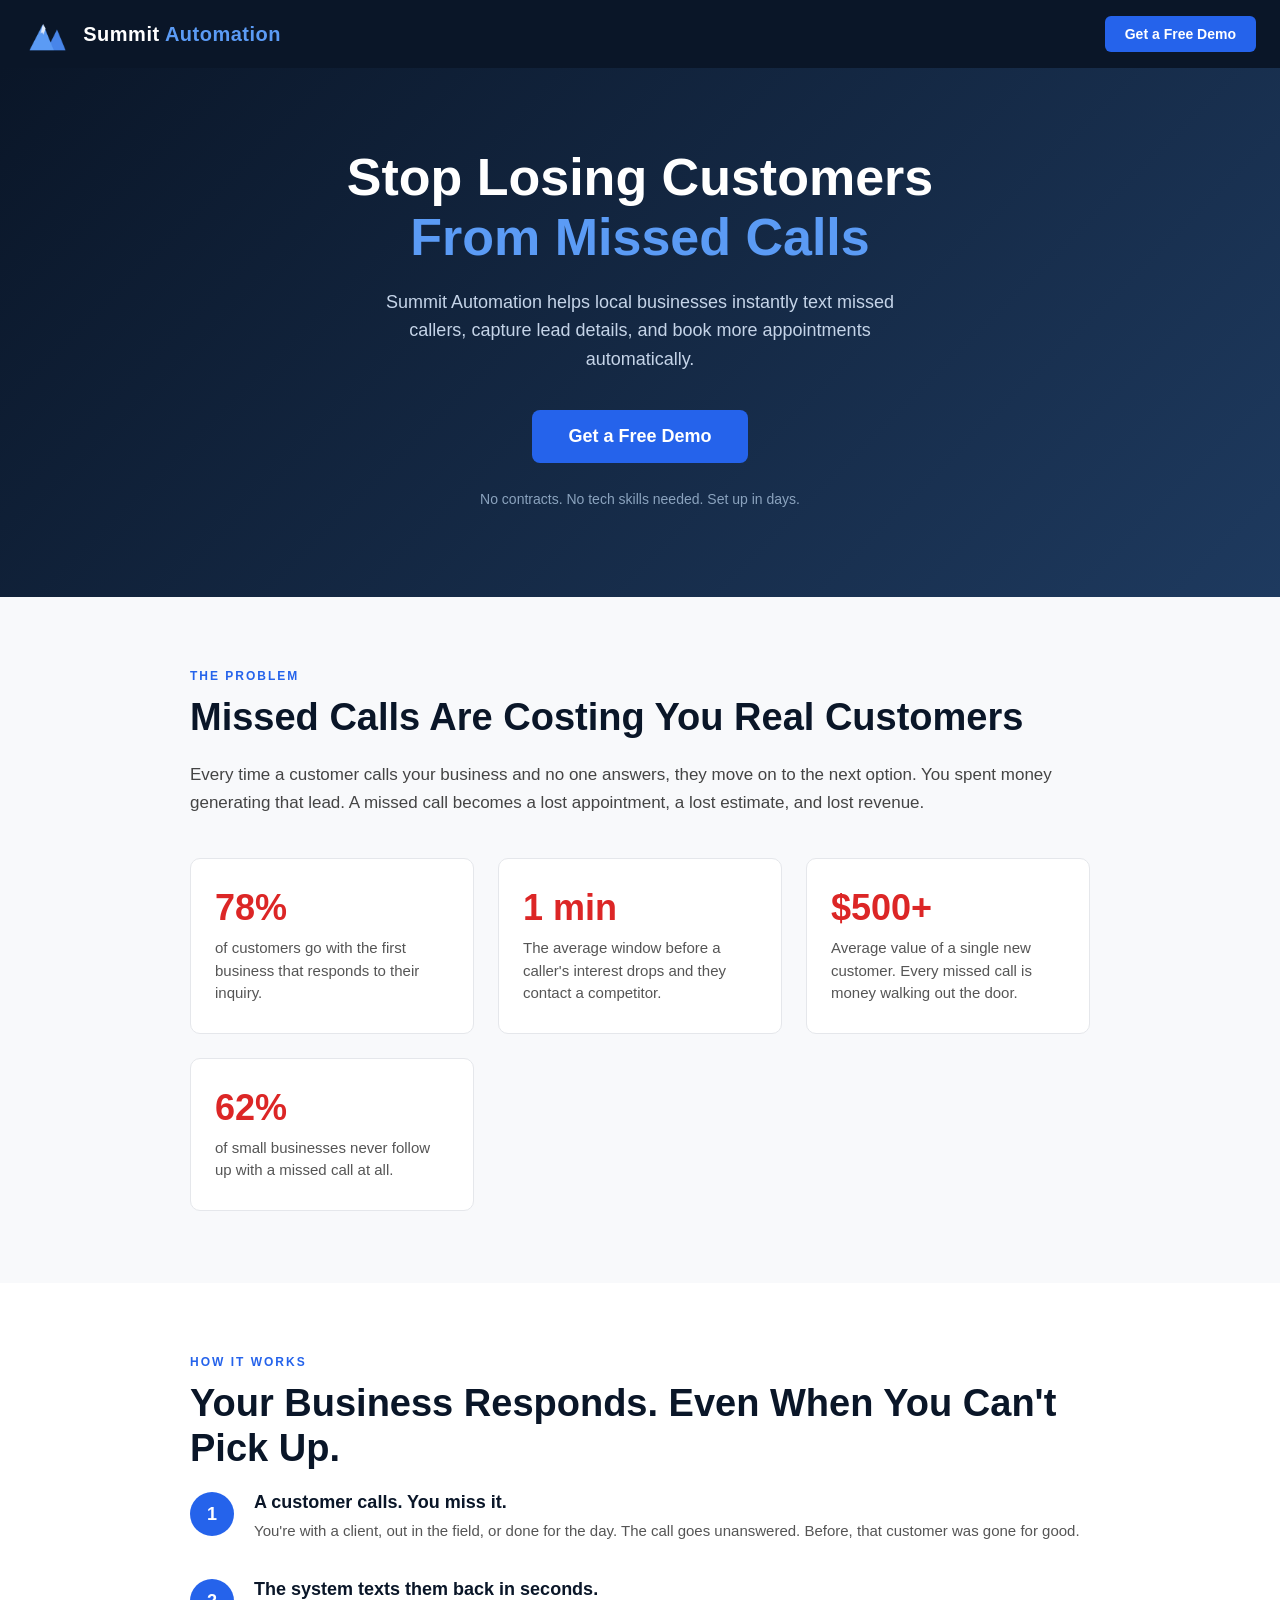
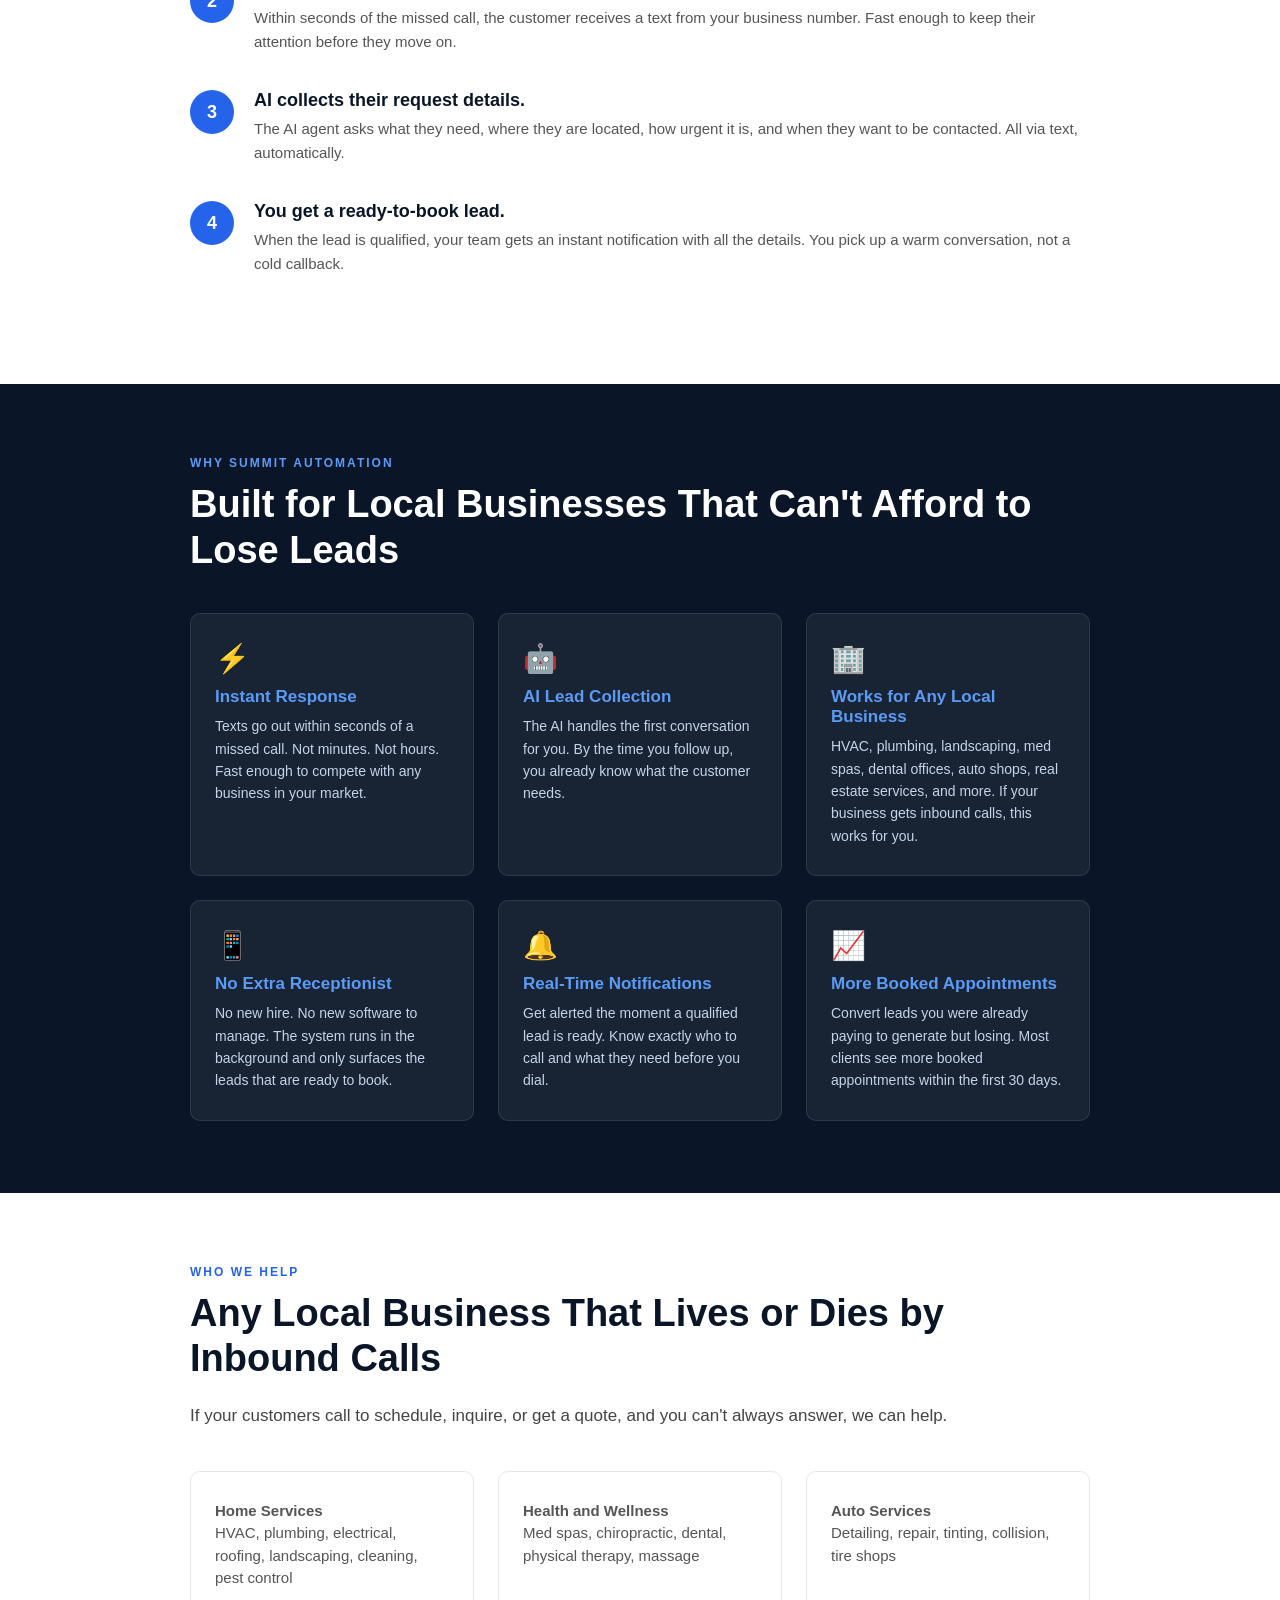
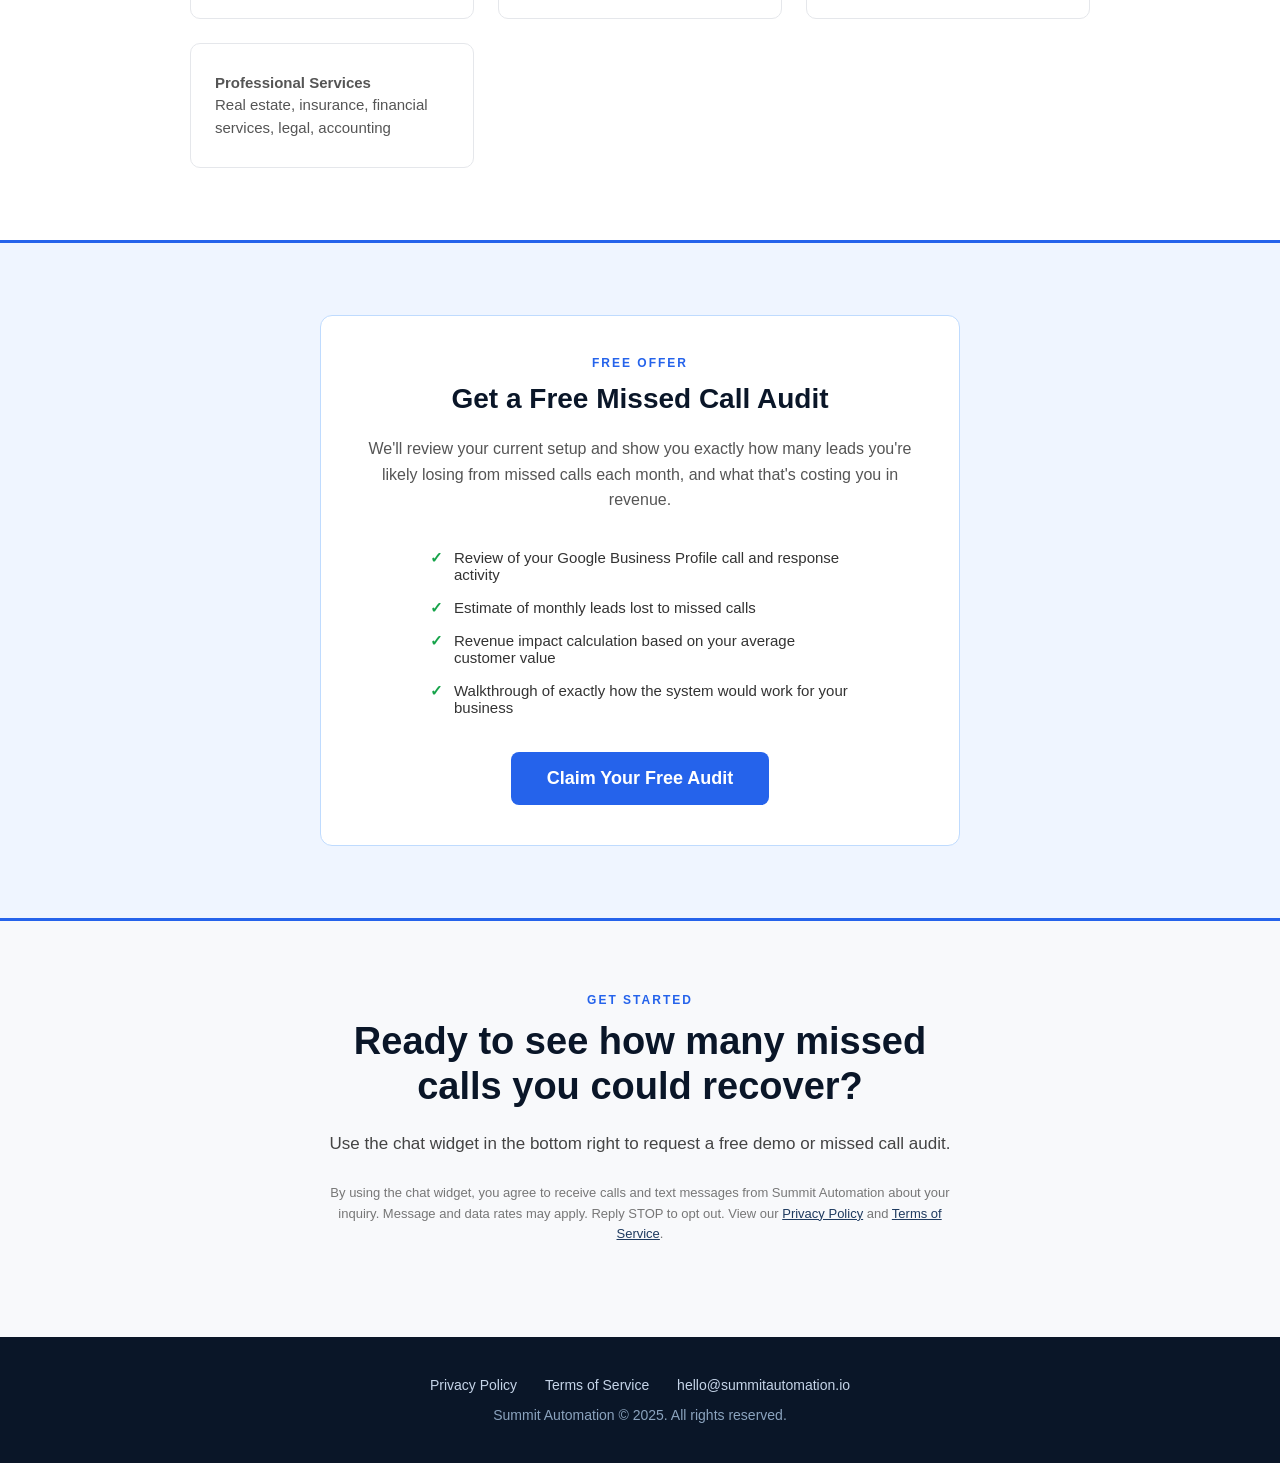
<file: docs/index.html>
<!DOCTYPE html>
<html lang="en">
<head>
  <meta charset="UTF-8" />
  <meta name="viewport" content="width=device-width, initial-scale=1.0" />
  <title>Summit Automation - Stop Losing Customers From Missed Calls</title>
  <meta name="description" content="Summit Automation helps local businesses instantly text missed callers, capture lead details, and book more appointments automatically." />
  <link rel="stylesheet" href="styles.css" />
  <link rel="icon" href="assets/favicon.svg" type="image/svg+xml" />
  <link rel="icon" type="image/png" sizes="32x32" href="assets/favicon-32x32.png" />
  <link rel="icon" type="image/png" sizes="16x16" href="assets/favicon-16x16.png" />
  <link rel="apple-touch-icon" href="assets/apple-touch-icon.png" />
  <link rel="shortcut icon" href="assets/favicon.ico" />
  <meta name="theme-color" content="#0a1628" />
  <meta property="og:title" content="Summit Automation - Stop Losing Customers From Missed Calls" />
  <meta property="og:description" content="Instant AI-powered text-back automation that turns missed calls into booked appointments for local businesses." />
  <meta property="og:type" content="website" />
  <meta property="og:image" content="assets/apple-touch-icon.png" />
    <script src="https://widgets.leadconnectorhq.com/loader.js" data-resources-url="https://widgets.leadconnectorhq.com/chat-widget/loader.js" data-widget-id="6a333f8cbe0d283779f28c21" data-source="WEB_USER"></script>
</head>
<body>

<!-- Nav -->
<nav>
  <a class="brand" href="index.html">
    <img class="brand-logo" src="assets/logo.png" width="47" height="40" alt="" />
    <span class="brand-name">Summit <span>Automation</span></span>
  </a>
  <a href="#demo" class="nav-cta">Get a Free Demo</a>
</nav>

<!-- Hero -->
<section class="hero">
  <h1>Stop Losing Customers<br><span>From Missed Calls</span></h1>
  <p class="sub">Summit Automation helps local businesses instantly text missed callers, capture lead details, and book more appointments automatically.</p>
  <a href="#demo" class="btn-primary">Get a Free Demo</a>
  <p class="trust">No contracts. No tech skills needed. Set up in days.</p>
</section>

<!-- Problem -->
<section class="problem">
  <div class="container">
    <div class="section-label">The Problem</div>
    <h2>Missed Calls Are Costing You Real Customers</h2>
    <p class="lead">Every time a customer calls your business and no one answers, they move on to the next option. You spent money generating that lead. A missed call becomes a lost appointment, a lost estimate, and lost revenue.</p>
    <div class="problem-grid">
      <div class="problem-card">
        <div class="stat">78%</div>
        <p>of customers go with the first business that responds to their inquiry.</p>
      </div>
      <div class="problem-card">
        <div class="stat">1 min</div>
        <p>The average window before a caller's interest drops and they contact a competitor.</p>
      </div>
      <div class="problem-card">
        <div class="stat">$500+</div>
        <p>Average value of a single new customer. Every missed call is money walking out the door.</p>
      </div>
      <div class="problem-card">
        <div class="stat">62%</div>
        <p>of small businesses never follow up with a missed call at all.</p>
      </div>
    </div>
  </div>
</section>

<!-- How it works -->
<section>
  <div class="container">
    <div class="section-label">How It Works</div>
    <h2>Your Business Responds. Even When You Can't Pick Up.</h2>
    <div class="steps">
      <div class="step">
        <div class="step-num">1</div>
        <div class="step-content">
          <h3>A customer calls. You miss it.</h3>
          <p>You're with a client, out in the field, or done for the day. The call goes unanswered. Before, that customer was gone for good.</p>
        </div>
      </div>
      <div class="step">
        <div class="step-num">2</div>
        <div class="step-content">
          <h3>The system texts them back in seconds.</h3>
          <p>Within seconds of the missed call, the customer receives a text from your business number. Fast enough to keep their attention before they move on.</p>
        </div>
      </div>
      <div class="step">
        <div class="step-num">3</div>
        <div class="step-content">
          <h3>AI collects their request details.</h3>
          <p>The AI agent asks what they need, where they are located, how urgent it is, and when they want to be contacted. All via text, automatically.</p>
        </div>
      </div>
      <div class="step">
        <div class="step-num">4</div>
        <div class="step-content">
          <h3>You get a ready-to-book lead.</h3>
          <p>When the lead is qualified, your team gets an instant notification with all the details. You pick up a warm conversation, not a cold callback.</p>
        </div>
      </div>
    </div>
  </div>
</section>

<!-- Benefits -->
<section class="benefits">
  <div class="container">
    <div class="section-label">Why Summit Automation</div>
    <h2>Built for Local Businesses That Can't Afford to Lose Leads</h2>
    <div class="benefits-grid">
      <div class="benefit">
        <div class="icon">⚡</div>
        <h3>Instant Response</h3>
        <p>Texts go out within seconds of a missed call. Not minutes. Not hours. Fast enough to compete with any business in your market.</p>
      </div>
      <div class="benefit">
        <div class="icon">🤖</div>
        <h3>AI Lead Collection</h3>
        <p>The AI handles the first conversation for you. By the time you follow up, you already know what the customer needs.</p>
      </div>
      <div class="benefit">
        <div class="icon">🏢</div>
        <h3>Works for Any Local Business</h3>
        <p>HVAC, plumbing, landscaping, med spas, dental offices, auto shops, real estate services, and more. If your business gets inbound calls, this works for you.</p>
      </div>
      <div class="benefit">
        <div class="icon">📱</div>
        <h3>No Extra Receptionist</h3>
        <p>No new hire. No new software to manage. The system runs in the background and only surfaces the leads that are ready to book.</p>
      </div>
      <div class="benefit">
        <div class="icon">🔔</div>
        <h3>Real-Time Notifications</h3>
        <p>Get alerted the moment a qualified lead is ready. Know exactly who to call and what they need before you dial.</p>
      </div>
      <div class="benefit">
        <div class="icon">📈</div>
        <h3>More Booked Appointments</h3>
        <p>Convert leads you were already paying to generate but losing. Most clients see more booked appointments within the first 30 days.</p>
      </div>
    </div>
  </div>
</section>

<!-- Who we help -->
<section>
  <div class="container">
    <div class="section-label">Who We Help</div>
    <h2>Any Local Business That Lives or Dies by Inbound Calls</h2>
    <p class="lead">If your customers call to schedule, inquire, or get a quote, and you can't always answer, we can help.</p>
    <div class="problem-grid">
      <div class="problem-card">
        <p><strong>Home Services</strong><br/>HVAC, plumbing, electrical, roofing, landscaping, cleaning, pest control</p>
      </div>
      <div class="problem-card">
        <p><strong>Health and Wellness</strong><br/>Med spas, chiropractic, dental, physical therapy, massage</p>
      </div>
      <div class="problem-card">
        <p><strong>Auto Services</strong><br/>Detailing, repair, tinting, collision, tire shops</p>
      </div>
      <div class="problem-card">
        <p><strong>Professional Services</strong><br/>Real estate, insurance, financial services, legal, accounting</p>
      </div>
    </div>
  </div>
</section>

<!-- Free Audit Offer -->
<section class="audit">
  <div class="container">
    <div class="audit-box">
      <div class="section-label" style="text-align:center;">Free Offer</div>
      <h2>Get a Free Missed Call Audit</h2>
      <p>We'll review your current setup and show you exactly how many leads you're likely losing from missed calls each month, and what that's costing you in revenue.</p>
      <ul class="audit-list">
        <li>Review of your Google Business Profile call and response activity</li>
        <li>Estimate of monthly leads lost to missed calls</li>
        <li>Revenue impact calculation based on your average customer value</li>
        <li>Walkthrough of exactly how the system would work for your business</li>
      </ul>
      <a href="#demo" class="btn-primary">Claim Your Free Audit</a>
    </div>
  </div>
</section>

<!-- Demo / CTA -->
<section class="demo" id="demo">
  <div class="container" style="text-align: center; max-width: 640px;">
    <div class="section-label">Get Started</div>
    <h2>Ready to see how many missed calls you could recover?</h2>
    <p class="lead" style="margin-top: 16px;">Use the chat widget in the bottom right to request a free demo or missed call audit.</p>
    <p class="consent" style="margin-top: 24px; font-size: 13px; color: #777; line-height: 1.6;">
      By using the chat widget, you agree to receive calls and text messages from Summit Automation about your inquiry. Message and data rates may apply. Reply STOP to opt out. View our <a href="privacy-policy.html">Privacy Policy</a> and <a href="terms-of-service.html">Terms of Service</a>.
    </p>
  </div>
</section>

<!-- Footer -->
<footer>
  <div class="links">
    <a href="privacy-policy.html">Privacy Policy</a>
    <a href="terms-of-service.html">Terms of Service</a>
    <a href="mailto:hello@summitautomation.io">hello@summitautomation.io</a>
  </div>
  <p>Summit Automation &copy; 2025. All rights reserved.</p>
</footer>

<script src="script.js"></script>
</body>
</html>
</file>
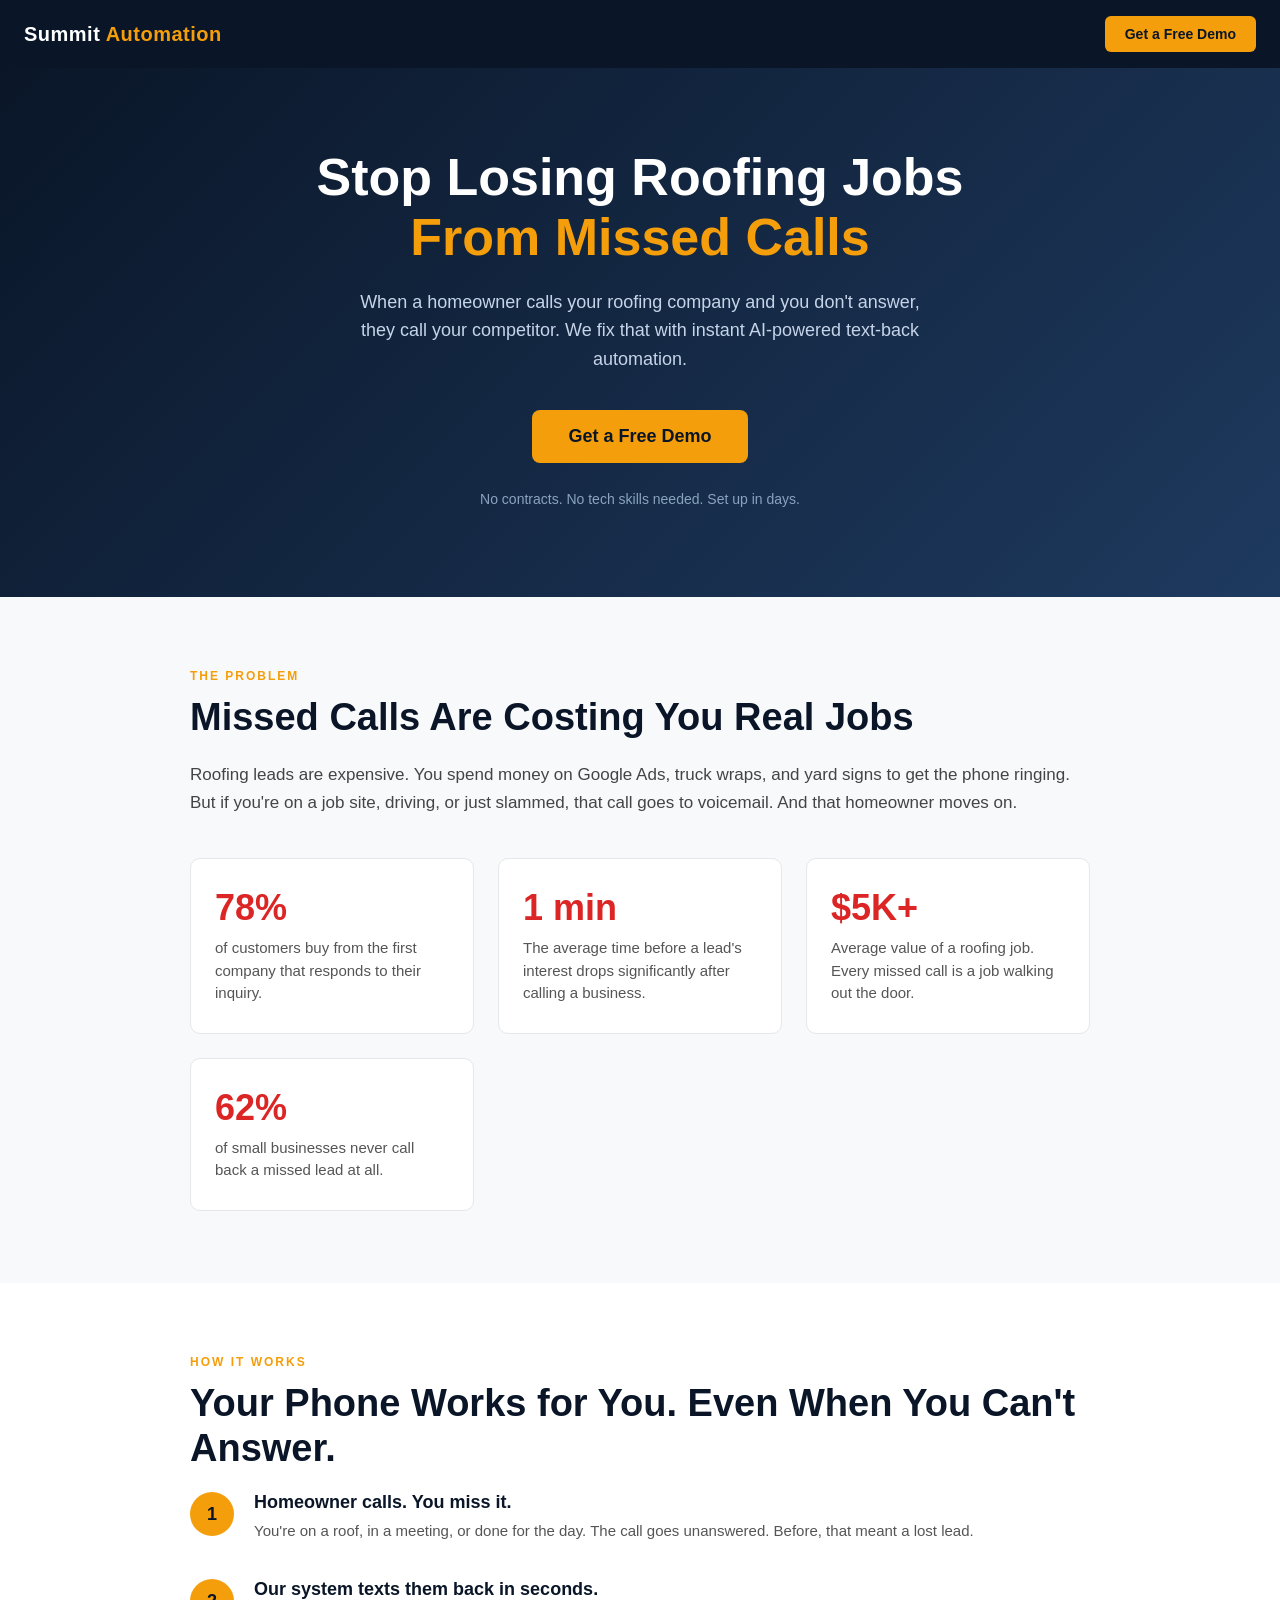
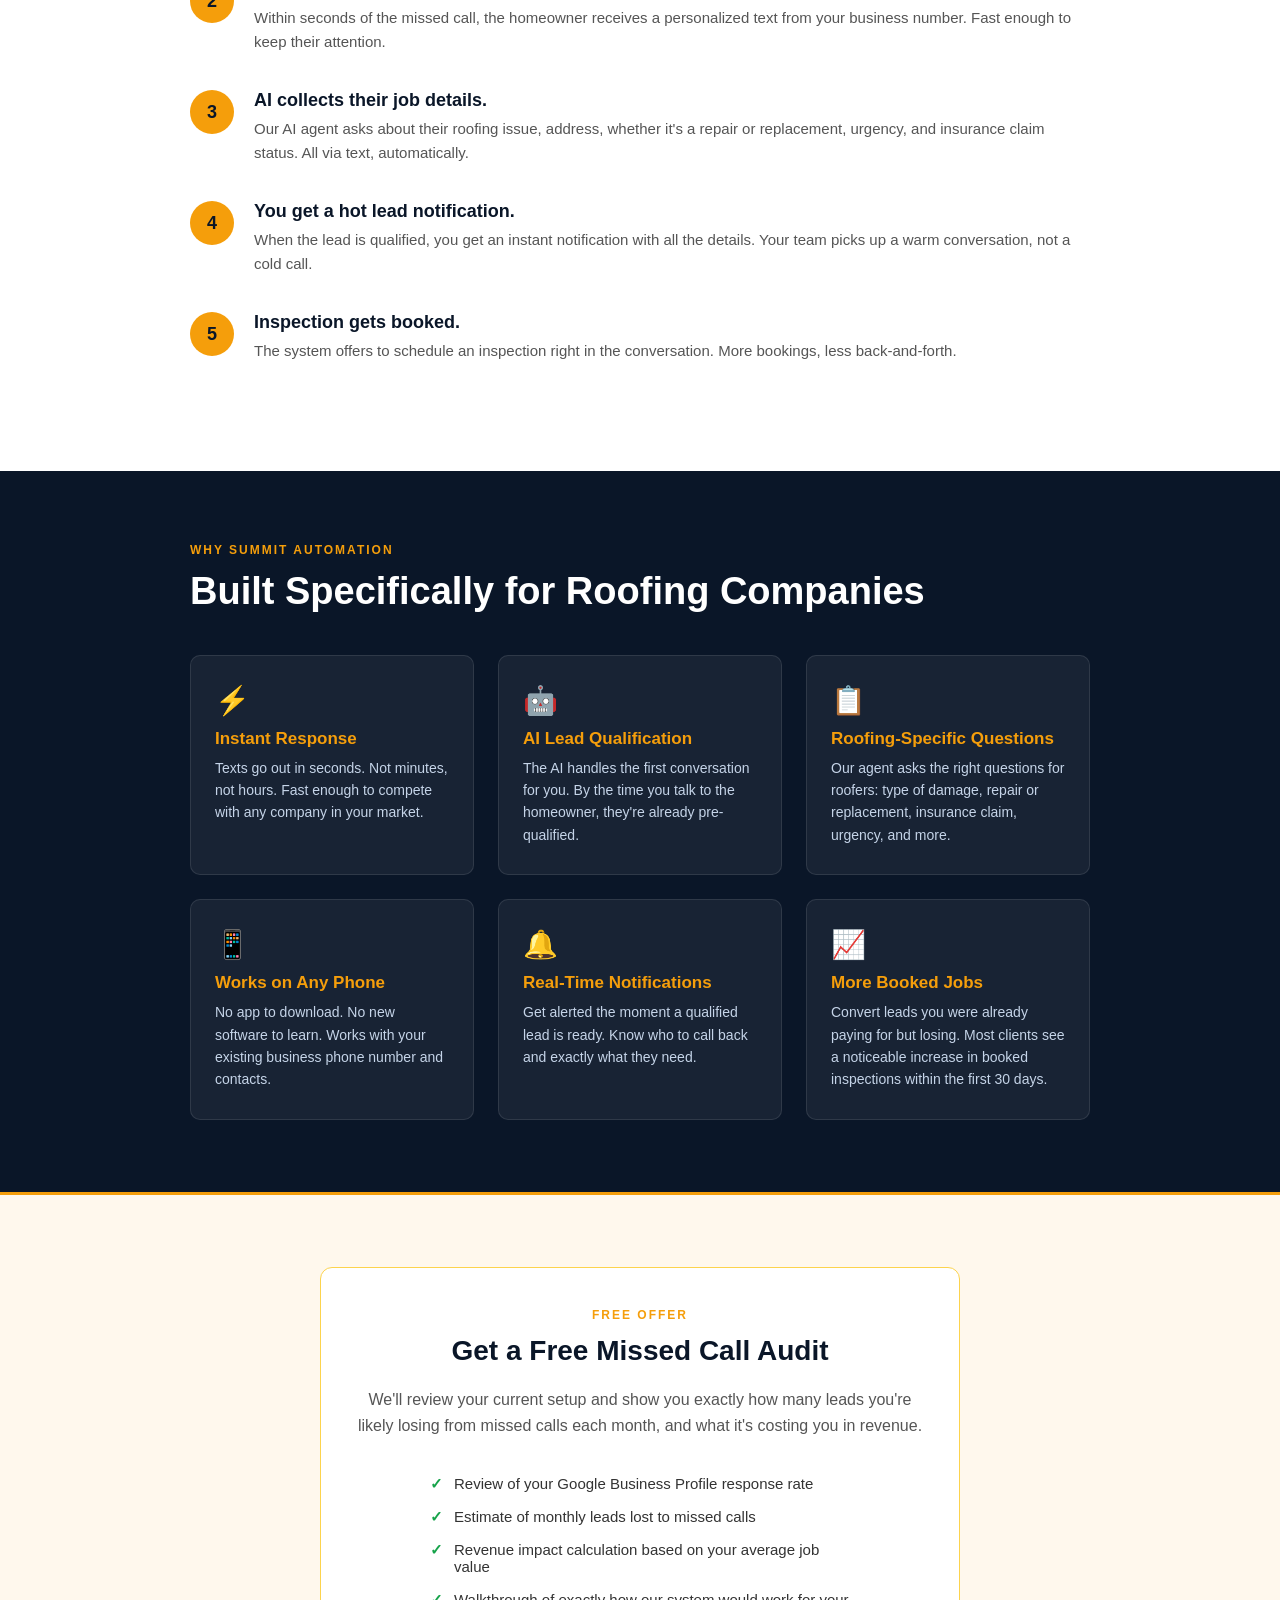
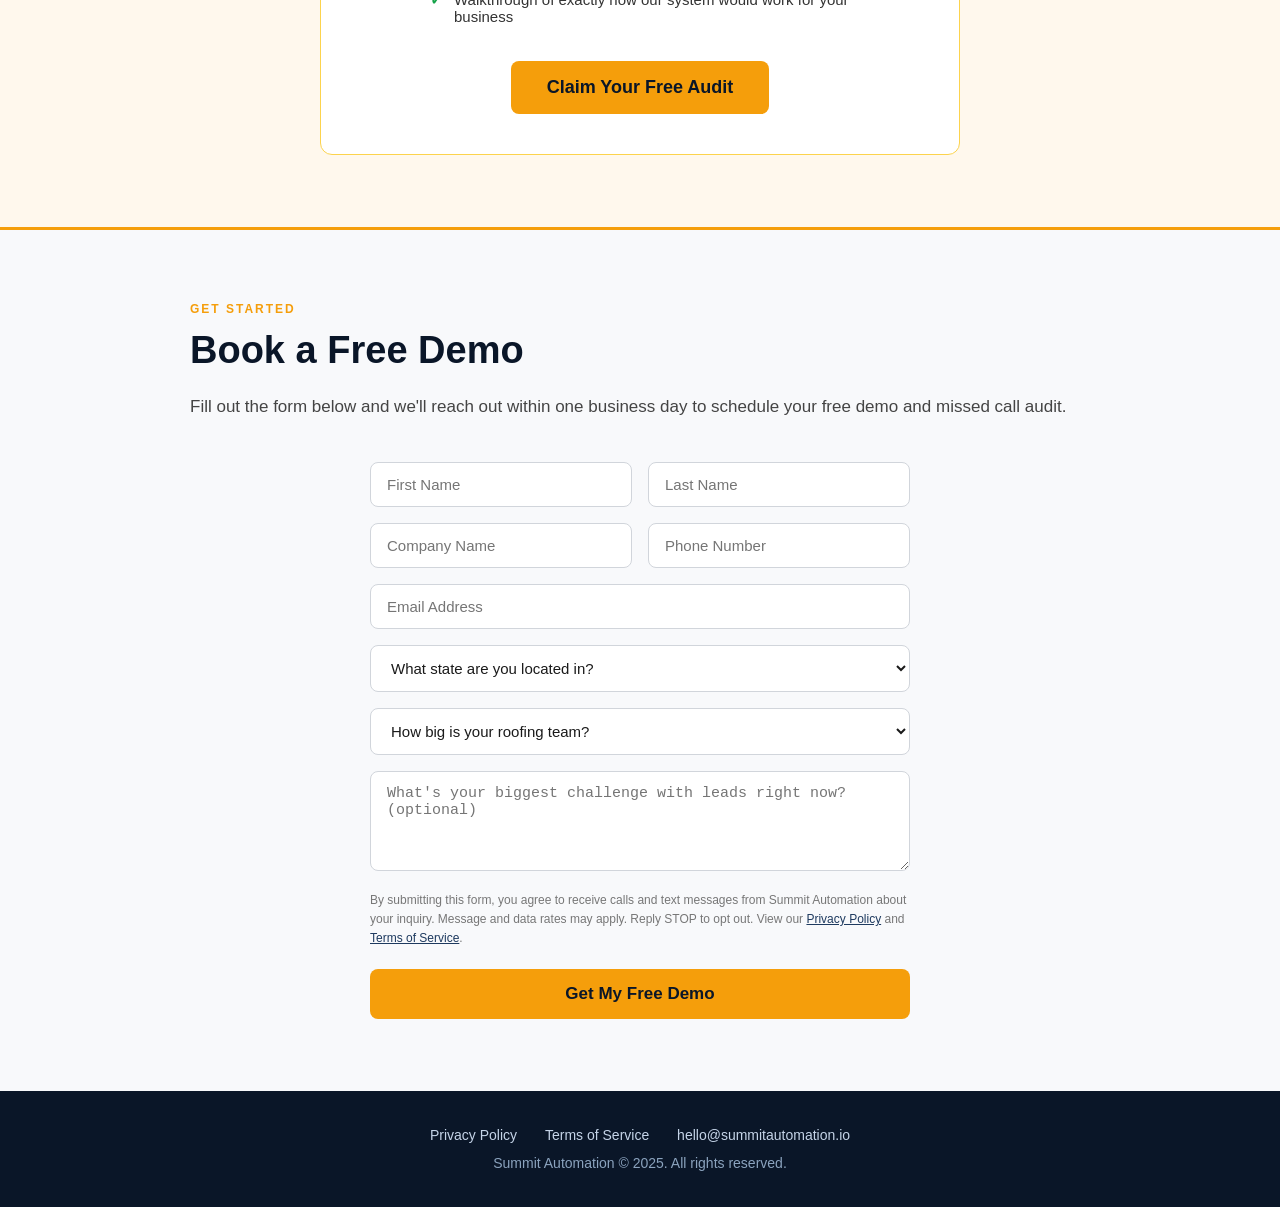
<file: website/index.html>
<!DOCTYPE html>
<html lang="en">
<head>
  <meta charset="UTF-8" />
  <meta name="viewport" content="width=device-width, initial-scale=1.0" />
  <title>Summit Automation - Stop Losing Roofing Jobs From Missed Calls</title>
  <style>
    * { box-sizing: border-box; margin: 0; padding: 0; }
    body { font-family: 'Segoe UI', Arial, sans-serif; color: #1a1a1a; background: #fff; }

    /* Nav */
    nav { background: #0a1628; padding: 16px 24px; display: flex; justify-content: space-between; align-items: center; }
    nav .logo { color: #fff; font-size: 20px; font-weight: 700; letter-spacing: 0.5px; }
    nav .logo span { color: #f59e0b; }
    nav a.nav-cta { background: #f59e0b; color: #0a1628; padding: 10px 20px; border-radius: 6px; text-decoration: none; font-weight: 700; font-size: 14px; }

    /* Hero */
    .hero { background: linear-gradient(135deg, #0a1628 0%, #1e3a5f 100%); color: #fff; padding: 80px 24px 90px; text-align: center; }
    .hero h1 { font-size: clamp(28px, 5vw, 52px); font-weight: 800; line-height: 1.15; margin-bottom: 20px; max-width: 800px; margin-left: auto; margin-right: auto; }
    .hero h1 span { color: #f59e0b; }
    .hero p.sub { font-size: 18px; color: #c5d4e8; max-width: 560px; margin: 0 auto 36px; line-height: 1.6; }
    .btn-primary { display: inline-block; background: #f59e0b; color: #0a1628; padding: 16px 36px; border-radius: 8px; font-size: 18px; font-weight: 800; text-decoration: none; transition: background 0.2s; }
    .btn-primary:hover { background: #d97706; }
    .hero .trust { margin-top: 28px; color: #8ba3be; font-size: 14px; }

    /* Section base */
    section { padding: 72px 24px; }
    .container { max-width: 900px; margin: 0 auto; }
    .section-label { text-transform: uppercase; letter-spacing: 2px; font-size: 12px; color: #f59e0b; font-weight: 700; margin-bottom: 12px; }
    h2 { font-size: clamp(24px, 4vw, 38px); font-weight: 800; line-height: 1.2; margin-bottom: 20px; color: #0a1628; }
    p.lead { font-size: 17px; color: #444; line-height: 1.7; margin-bottom: 16px; }

    /* Problem */
    .problem { background: #f8f9fb; }
    .problem-grid { display: grid; grid-template-columns: repeat(auto-fit, minmax(220px, 1fr)); gap: 24px; margin-top: 40px; }
    .problem-card { background: #fff; border: 1px solid #e5e7eb; border-radius: 10px; padding: 28px 24px; }
    .problem-card .stat { font-size: 36px; font-weight: 800; color: #dc2626; margin-bottom: 8px; }
    .problem-card p { font-size: 15px; color: #555; line-height: 1.5; }

    /* How it works */
    .steps { counter-reset: step; }
    .step { display: flex; gap: 20px; margin-bottom: 36px; align-items: flex-start; }
    .step-num { background: #f59e0b; color: #0a1628; width: 44px; height: 44px; border-radius: 50%; display: flex; align-items: center; justify-content: center; font-weight: 800; font-size: 18px; flex-shrink: 0; }
    .step-content h3 { font-size: 18px; font-weight: 700; color: #0a1628; margin-bottom: 6px; }
    .step-content p { font-size: 15px; color: #555; line-height: 1.6; }

    /* Benefits */
    .benefits { background: #0a1628; color: #fff; }
    .benefits h2 { color: #fff; }
    .benefits-grid { display: grid; grid-template-columns: repeat(auto-fit, minmax(240px, 1fr)); gap: 24px; margin-top: 40px; }
    .benefit { background: rgba(255,255,255,0.06); border: 1px solid rgba(255,255,255,0.1); border-radius: 10px; padding: 28px 24px; }
    .benefit .icon { font-size: 28px; margin-bottom: 12px; }
    .benefit h3 { font-size: 17px; font-weight: 700; margin-bottom: 8px; color: #f59e0b; }
    .benefit p { font-size: 14px; color: #c5d4e8; line-height: 1.6; }

    /* Audit offer */
    .audit { background: #fff8ed; border-top: 3px solid #f59e0b; border-bottom: 3px solid #f59e0b; }
    .audit-box { background: #fff; border: 1px solid #fcd34d; border-radius: 12px; padding: 40px 36px; text-align: center; max-width: 640px; margin: 0 auto; }
    .audit-box h2 { font-size: 28px; }
    .audit-box p { font-size: 16px; color: #555; margin: 16px 0 28px; line-height: 1.6; }
    .audit-list { text-align: left; margin: 0 auto 28px; max-width: 420px; }
    .audit-list li { padding: 8px 0; font-size: 15px; color: #333; list-style: none; padding-left: 24px; position: relative; }
    .audit-list li::before { content: "✓"; color: #16a34a; font-weight: 700; position: absolute; left: 0; }

    /* Demo / Contact form */
    .demo { background: #f8f9fb; }
    form { max-width: 540px; margin: 40px auto 0; }
    .form-row { display: grid; grid-template-columns: 1fr 1fr; gap: 16px; margin-bottom: 16px; }
    input, select, textarea { width: 100%; padding: 13px 16px; border: 1px solid #d1d5db; border-radius: 8px; font-size: 15px; color: #1a1a1a; background: #fff; }
    input:focus, select:focus, textarea:focus { outline: 2px solid #f59e0b; border-color: transparent; }
    textarea { min-height: 100px; resize: vertical; }
    .consent { font-size: 12px; color: #777; line-height: 1.6; margin: 16px 0 20px; }
    .consent a { color: #1e3a5f; }
    button[type="submit"] { width: 100%; background: #f59e0b; color: #0a1628; padding: 15px; border: none; border-radius: 8px; font-size: 17px; font-weight: 800; cursor: pointer; }
    button[type="submit"]:hover { background: #d97706; }

    /* Footer */
    footer { background: #0a1628; color: #8ba3be; padding: 36px 24px; text-align: center; font-size: 14px; }
    footer .links { margin-bottom: 12px; }
    footer a { color: #c5d4e8; text-decoration: none; margin: 0 12px; }
    footer a:hover { color: #f59e0b; }

    @media (max-width: 600px) {
      .form-row { grid-template-columns: 1fr; }
    }
  </style>
</head>
<body>

<!-- Nav -->
<nav>
  <div class="logo">Summit <span>Automation</span></div>
  <a href="#demo" class="nav-cta">Get a Free Demo</a>
</nav>

<!-- Hero -->
<section class="hero">
  <h1>Stop Losing Roofing Jobs<br><span>From Missed Calls</span></h1>
  <p class="sub">When a homeowner calls your roofing company and you don't answer, they call your competitor. We fix that with instant AI-powered text-back automation.</p>
  <a href="#demo" class="btn-primary">Get a Free Demo</a>
  <p class="trust">No contracts. No tech skills needed. Set up in days.</p>
</section>

<!-- Problem -->
<section class="problem">
  <div class="container">
    <div class="section-label">The Problem</div>
    <h2>Missed Calls Are Costing You Real Jobs</h2>
    <p class="lead">Roofing leads are expensive. You spend money on Google Ads, truck wraps, and yard signs to get the phone ringing. But if you're on a job site, driving, or just slammed, that call goes to voicemail. And that homeowner moves on.</p>
    <div class="problem-grid">
      <div class="problem-card">
        <div class="stat">78%</div>
        <p>of customers buy from the first company that responds to their inquiry.</p>
      </div>
      <div class="problem-card">
        <div class="stat">1 min</div>
        <p>The average time before a lead's interest drops significantly after calling a business.</p>
      </div>
      <div class="problem-card">
        <div class="stat">$5K+</div>
        <p>Average value of a roofing job. Every missed call is a job walking out the door.</p>
      </div>
      <div class="problem-card">
        <div class="stat">62%</div>
        <p>of small businesses never call back a missed lead at all.</p>
      </div>
    </div>
  </div>
</section>

<!-- How it works -->
<section>
  <div class="container">
    <div class="section-label">How It Works</div>
    <h2>Your Phone Works for You. Even When You Can't Answer.</h2>
    <div class="steps">
      <div class="step">
        <div class="step-num">1</div>
        <div class="step-content">
          <h3>Homeowner calls. You miss it.</h3>
          <p>You're on a roof, in a meeting, or done for the day. The call goes unanswered. Before, that meant a lost lead.</p>
        </div>
      </div>
      <div class="step">
        <div class="step-num">2</div>
        <div class="step-content">
          <h3>Our system texts them back in seconds.</h3>
          <p>Within seconds of the missed call, the homeowner receives a personalized text from your business number. Fast enough to keep their attention.</p>
        </div>
      </div>
      <div class="step">
        <div class="step-num">3</div>
        <div class="step-content">
          <h3>AI collects their job details.</h3>
          <p>Our AI agent asks about their roofing issue, address, whether it's a repair or replacement, urgency, and insurance claim status. All via text, automatically.</p>
        </div>
      </div>
      <div class="step">
        <div class="step-num">4</div>
        <div class="step-content">
          <h3>You get a hot lead notification.</h3>
          <p>When the lead is qualified, you get an instant notification with all the details. Your team picks up a warm conversation, not a cold call.</p>
        </div>
      </div>
      <div class="step">
        <div class="step-num">5</div>
        <div class="step-content">
          <h3>Inspection gets booked.</h3>
          <p>The system offers to schedule an inspection right in the conversation. More bookings, less back-and-forth.</p>
        </div>
      </div>
    </div>
  </div>
</section>

<!-- Benefits -->
<section class="benefits">
  <div class="container">
    <div class="section-label" style="color:#f59e0b;">Why Summit Automation</div>
    <h2>Built Specifically for Roofing Companies</h2>
    <div class="benefits-grid">
      <div class="benefit">
        <div class="icon">⚡</div>
        <h3>Instant Response</h3>
        <p>Texts go out in seconds. Not minutes, not hours. Fast enough to compete with any company in your market.</p>
      </div>
      <div class="benefit">
        <div class="icon">🤖</div>
        <h3>AI Lead Qualification</h3>
        <p>The AI handles the first conversation for you. By the time you talk to the homeowner, they're already pre-qualified.</p>
      </div>
      <div class="benefit">
        <div class="icon">📋</div>
        <h3>Roofing-Specific Questions</h3>
        <p>Our agent asks the right questions for roofers: type of damage, repair or replacement, insurance claim, urgency, and more.</p>
      </div>
      <div class="benefit">
        <div class="icon">📱</div>
        <h3>Works on Any Phone</h3>
        <p>No app to download. No new software to learn. Works with your existing business phone number and contacts.</p>
      </div>
      <div class="benefit">
        <div class="icon">🔔</div>
        <h3>Real-Time Notifications</h3>
        <p>Get alerted the moment a qualified lead is ready. Know who to call back and exactly what they need.</p>
      </div>
      <div class="benefit">
        <div class="icon">📈</div>
        <h3>More Booked Jobs</h3>
        <p>Convert leads you were already paying for but losing. Most clients see a noticeable increase in booked inspections within the first 30 days.</p>
      </div>
    </div>
  </div>
</section>

<!-- Free Audit Offer -->
<section class="audit">
  <div class="container">
    <div class="audit-box">
      <div class="section-label" style="text-align:center;">Free Offer</div>
      <h2>Get a Free Missed Call Audit</h2>
      <p>We'll review your current setup and show you exactly how many leads you're likely losing from missed calls each month, and what it's costing you in revenue.</p>
      <ul class="audit-list">
        <li>Review of your Google Business Profile response rate</li>
        <li>Estimate of monthly leads lost to missed calls</li>
        <li>Revenue impact calculation based on your average job value</li>
        <li>Walkthrough of exactly how our system would work for your business</li>
      </ul>
      <a href="#demo" class="btn-primary">Claim Your Free Audit</a>
    </div>
  </div>
</section>

<!-- Demo / Contact Form -->
<section class="demo" id="demo">
  <div class="container">
    <div class="section-label">Get Started</div>
    <h2>Book a Free Demo</h2>
    <p class="lead">Fill out the form below and we'll reach out within one business day to schedule your free demo and missed call audit.</p>
    <form action="#" method="POST">
      <div class="form-row">
        <input type="text" name="first_name" placeholder="First Name" required />
        <input type="text" name="last_name" placeholder="Last Name" required />
      </div>
      <div class="form-row">
        <input type="text" name="company" placeholder="Company Name" required />
        <input type="tel" name="phone" placeholder="Phone Number" required />
      </div>
      <input type="email" name="email" placeholder="Email Address" required style="margin-bottom:16px;" />
      <select name="state" style="margin-bottom:16px;">
        <option value="" disabled selected>What state are you located in?</option>
        <option>Texas</option>
        <option>Florida</option>
        <option>Colorado</option>
        <option>Oklahoma</option>
        <option>Georgia</option>
        <option>Illinois</option>
        <option>Other</option>
      </select>
      <select name="size" style="margin-bottom:16px;">
        <option value="" disabled selected>How big is your roofing team?</option>
        <option>Just me</option>
        <option>2 to 5 people</option>
        <option>6 to 10 people</option>
        <option>10+ people</option>
      </select>
      <textarea name="message" placeholder="What's your biggest challenge with leads right now? (optional)"></textarea>
      <p class="consent">
        By submitting this form, you agree to receive calls and text messages from Summit Automation about your inquiry. Message and data rates may apply. Reply STOP to opt out. View our <a href="privacy-policy.html">Privacy Policy</a> and <a href="terms-of-service.html">Terms of Service</a>.
      </p>
      <button type="submit">Get My Free Demo</button>
    </form>
  </div>
</section>

<!-- Footer -->
<footer>
  <div class="links">
    <a href="privacy-policy.html">Privacy Policy</a>
    <a href="terms-of-service.html">Terms of Service</a>
    <a href="mailto:hello@summitautomation.io">hello@summitautomation.io</a>
  </div>
  <p>Summit Automation &copy; 2025. All rights reserved.</p>
</footer>

</body>
</html>
</file>
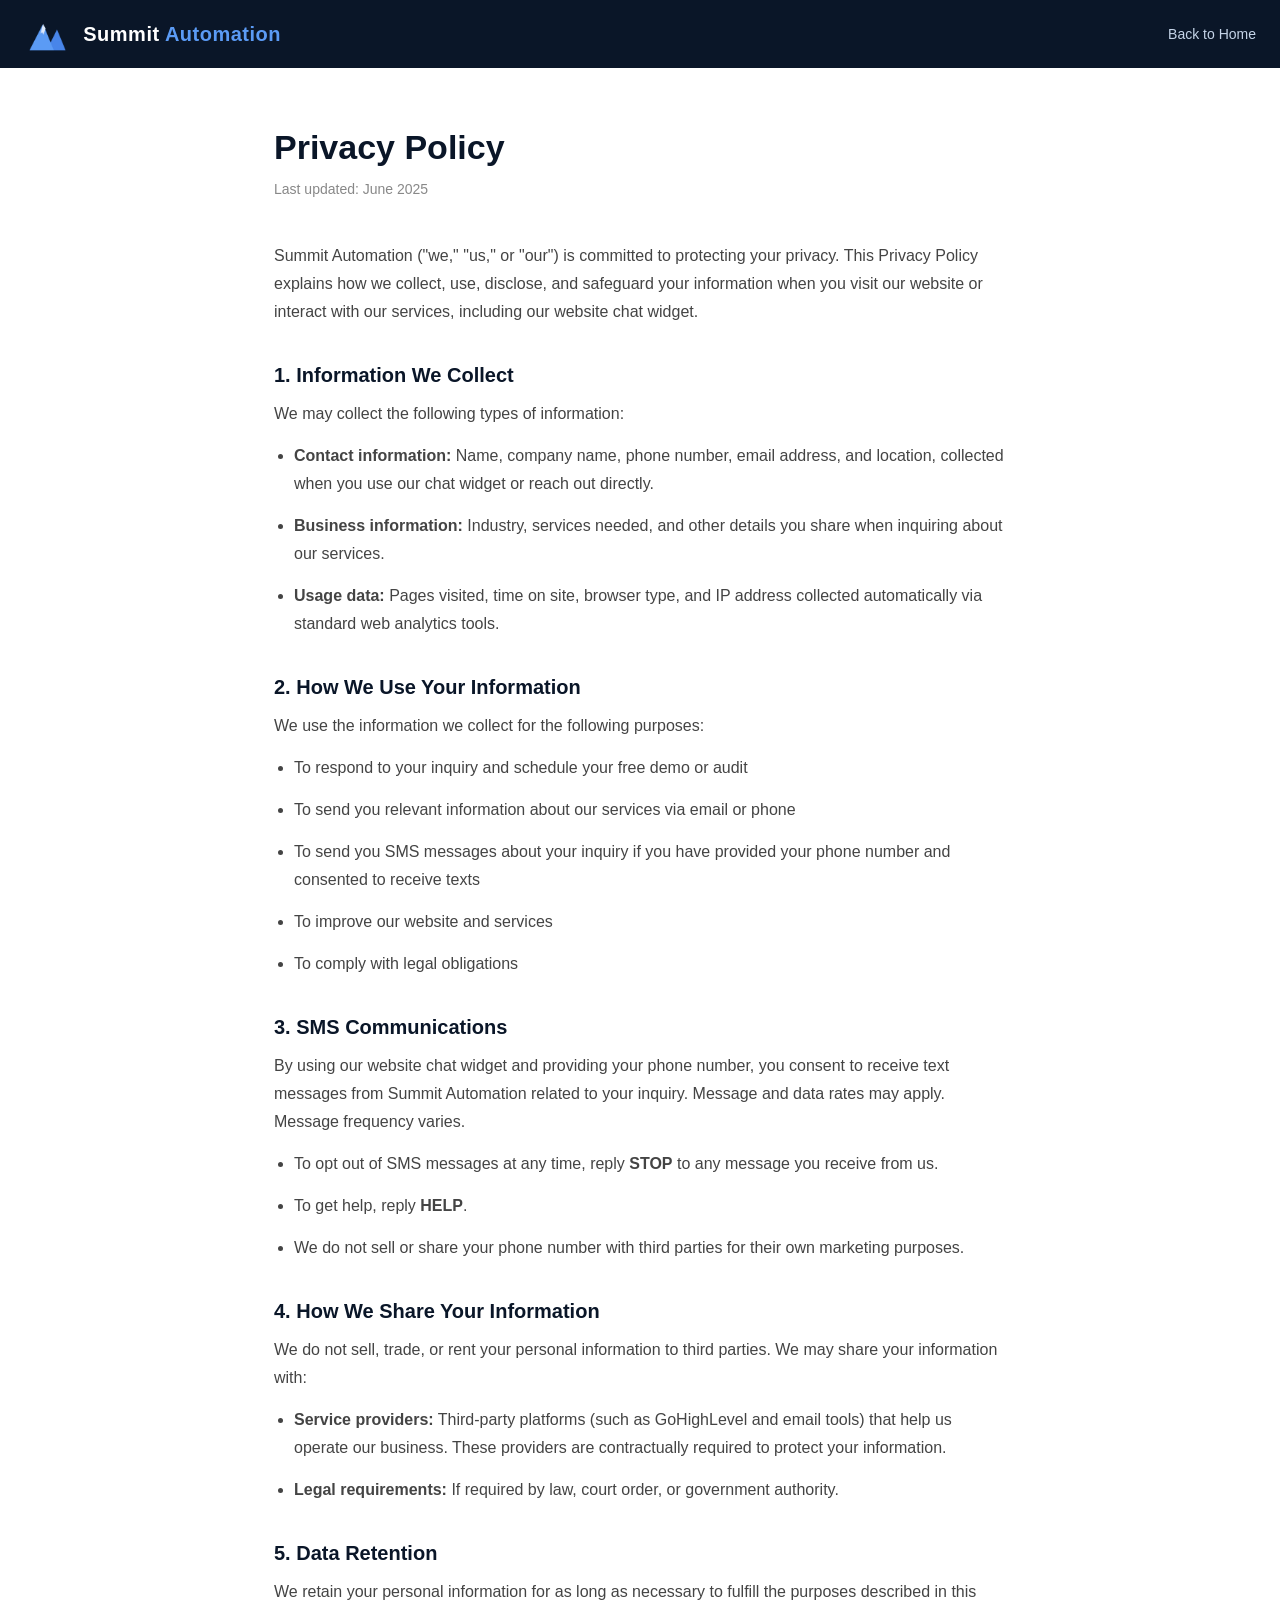
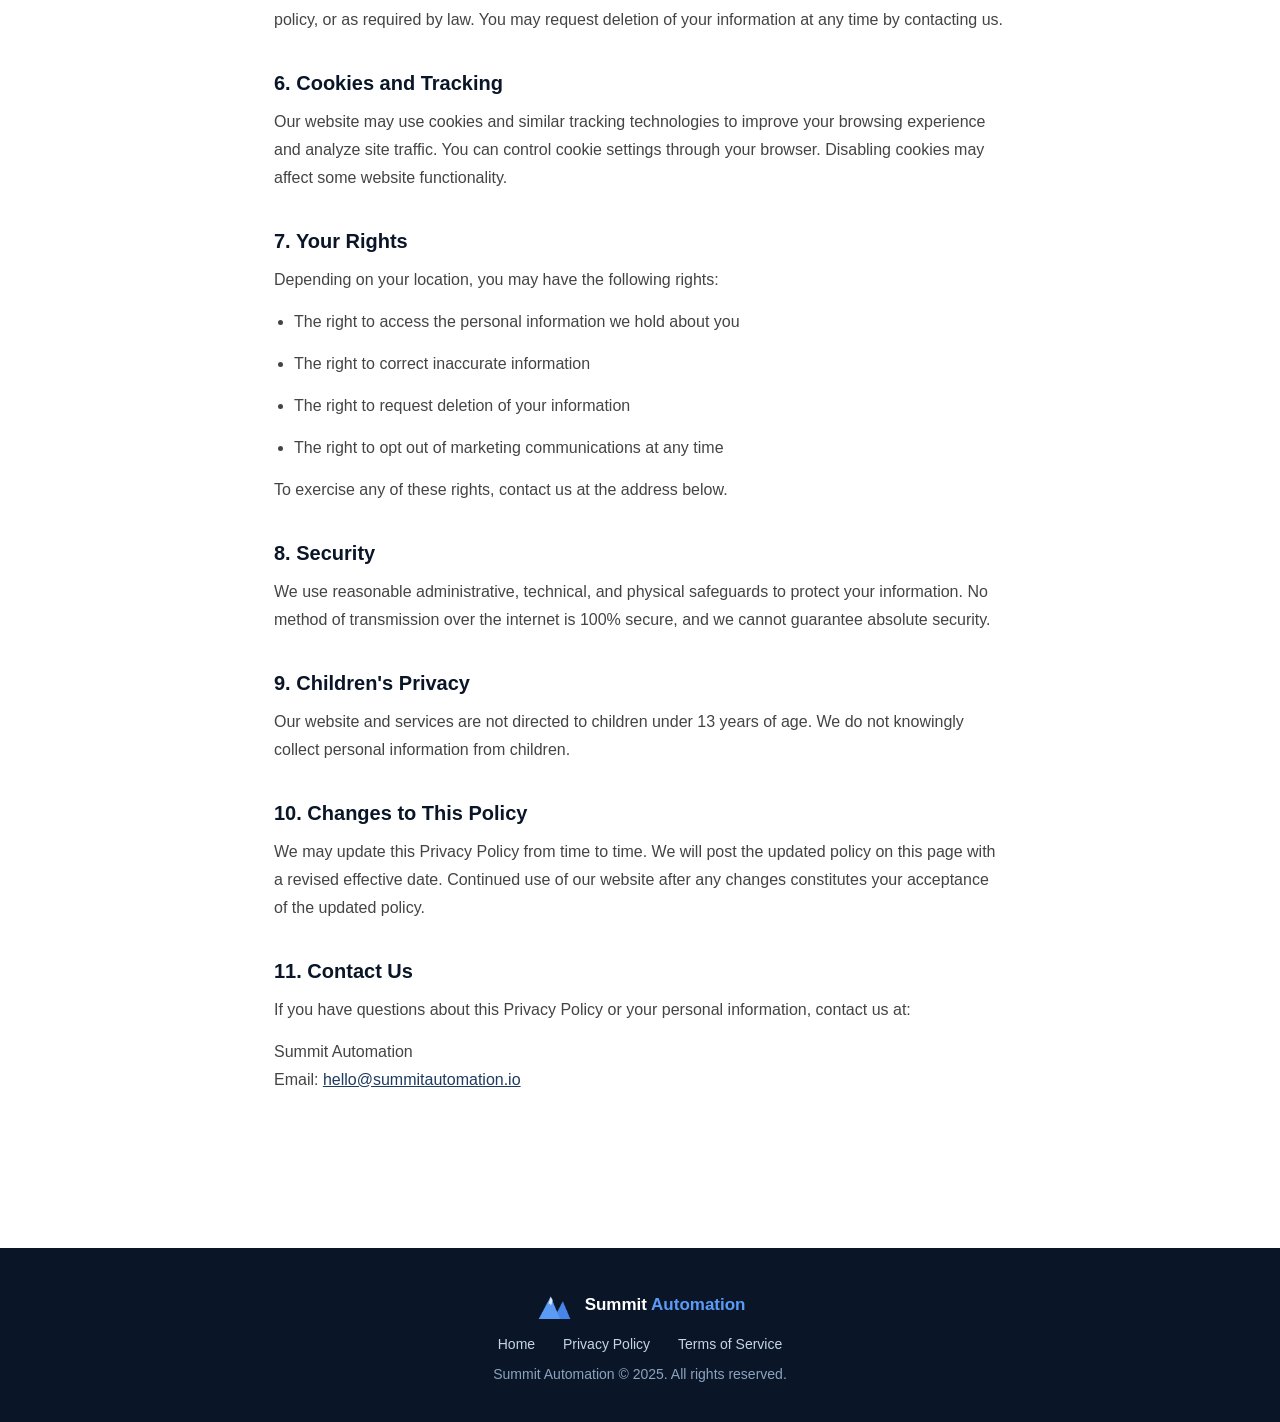
<file: docs/privacy-policy.html>
<!DOCTYPE html>
<html lang="en">
<head>
  <meta charset="UTF-8" />
  <meta name="viewport" content="width=device-width, initial-scale=1.0" />
  <title>Privacy Policy - Summit Automation</title>
  <meta name="description" content="Privacy Policy for Summit Automation — how we collect, use, and protect your information." />
  <link rel="stylesheet" href="styles.css" />
  <link rel="icon" href="assets/favicon.svg" type="image/svg+xml" />
  <link rel="icon" type="image/png" sizes="32x32" href="assets/favicon-32x32.png" />
  <link rel="icon" type="image/png" sizes="16x16" href="assets/favicon-16x16.png" />
  <link rel="apple-touch-icon" href="assets/apple-touch-icon.png" />
  <link rel="shortcut icon" href="assets/favicon.ico" />
  <meta name="theme-color" content="#0a1628" />
    <script src="https://widgets.leadconnectorhq.com/loader.js" data-resources-url="https://widgets.leadconnectorhq.com/chat-widget/loader.js" data-widget-id="6a333f8cbe0d283779f28c21" data-source="WEB_USER"></script>
</head>
<body>

<nav>
  <a class="brand" href="index.html">
    <img class="brand-logo" src="assets/logo.png" width="47" height="40" alt="" />
    <span class="brand-name">Summit <span>Automation</span></span>
  </a>
  <a href="index.html">Back to Home</a>
</nav>

<div class="content">
  <h1>Privacy Policy</h1>
  <p class="updated">Last updated: June 2025</p>

  <p>Summit Automation ("we," "us," or "our") is committed to protecting your privacy. This Privacy Policy explains how we collect, use, disclose, and safeguard your information when you visit our website or interact with our services, including our website chat widget.</p>

  <h2>1. Information We Collect</h2>
  <p>We may collect the following types of information:</p>
  <ul>
    <li><strong>Contact information:</strong> Name, company name, phone number, email address, and location, collected when you use our chat widget or reach out directly.</li>
    <li><strong>Business information:</strong> Industry, services needed, and other details you share when inquiring about our services.</li>
    <li><strong>Usage data:</strong> Pages visited, time on site, browser type, and IP address collected automatically via standard web analytics tools.</li>
  </ul>

  <h2>2. How We Use Your Information</h2>
  <p>We use the information we collect for the following purposes:</p>
  <ul>
    <li>To respond to your inquiry and schedule your free demo or audit</li>
    <li>To send you relevant information about our services via email or phone</li>
    <li>To send you SMS messages about your inquiry if you have provided your phone number and consented to receive texts</li>
    <li>To improve our website and services</li>
    <li>To comply with legal obligations</li>
  </ul>

  <h2>3. SMS Communications</h2>
  <p>By using our website chat widget and providing your phone number, you consent to receive text messages from Summit Automation related to your inquiry. Message and data rates may apply. Message frequency varies.</p>
  <ul>
    <li>To opt out of SMS messages at any time, reply <strong>STOP</strong> to any message you receive from us.</li>
    <li>To get help, reply <strong>HELP</strong>.</li>
    <li>We do not sell or share your phone number with third parties for their own marketing purposes.</li>
  </ul>

  <h2>4. How We Share Your Information</h2>
  <p>We do not sell, trade, or rent your personal information to third parties. We may share your information with:</p>
  <ul>
    <li><strong>Service providers:</strong> Third-party platforms (such as GoHighLevel and email tools) that help us operate our business. These providers are contractually required to protect your information.</li>
    <li><strong>Legal requirements:</strong> If required by law, court order, or government authority.</li>
  </ul>

  <h2>5. Data Retention</h2>
  <p>We retain your personal information for as long as necessary to fulfill the purposes described in this policy, or as required by law. You may request deletion of your information at any time by contacting us.</p>

  <h2>6. Cookies and Tracking</h2>
  <p>Our website may use cookies and similar tracking technologies to improve your browsing experience and analyze site traffic. You can control cookie settings through your browser. Disabling cookies may affect some website functionality.</p>

  <h2>7. Your Rights</h2>
  <p>Depending on your location, you may have the following rights:</p>
  <ul>
    <li>The right to access the personal information we hold about you</li>
    <li>The right to correct inaccurate information</li>
    <li>The right to request deletion of your information</li>
    <li>The right to opt out of marketing communications at any time</li>
  </ul>
  <p>To exercise any of these rights, contact us at the address below.</p>

  <h2>8. Security</h2>
  <p>We use reasonable administrative, technical, and physical safeguards to protect your information. No method of transmission over the internet is 100% secure, and we cannot guarantee absolute security.</p>

  <h2>9. Children's Privacy</h2>
  <p>Our website and services are not directed to children under 13 years of age. We do not knowingly collect personal information from children.</p>

  <h2>10. Changes to This Policy</h2>
  <p>We may update this Privacy Policy from time to time. We will post the updated policy on this page with a revised effective date. Continued use of our website after any changes constitutes your acceptance of the updated policy.</p>

  <h2>11. Contact Us</h2>
  <p>If you have questions about this Privacy Policy or your personal information, contact us at:</p>
  <p>
    Summit Automation<br />
    Email: <a href="mailto:hello@summitautomation.io">hello@summitautomation.io</a>
  </p>
</div>

<footer>
  <a class="footer-brand" href="index.html">
    <img src="assets/logo.png" width="40" height="34" alt="" />
    <span>Summit <span>Automation</span></span>
  </a>
  <div class="links">
    <a href="index.html">Home</a>
    <a href="privacy-policy.html">Privacy Policy</a>
    <a href="terms-of-service.html">Terms of Service</a>
  </div>
  <p>Summit Automation &copy; 2025. All rights reserved.</p>
</footer>

<script src="script.js"></script>
</body>
</html>
</file>
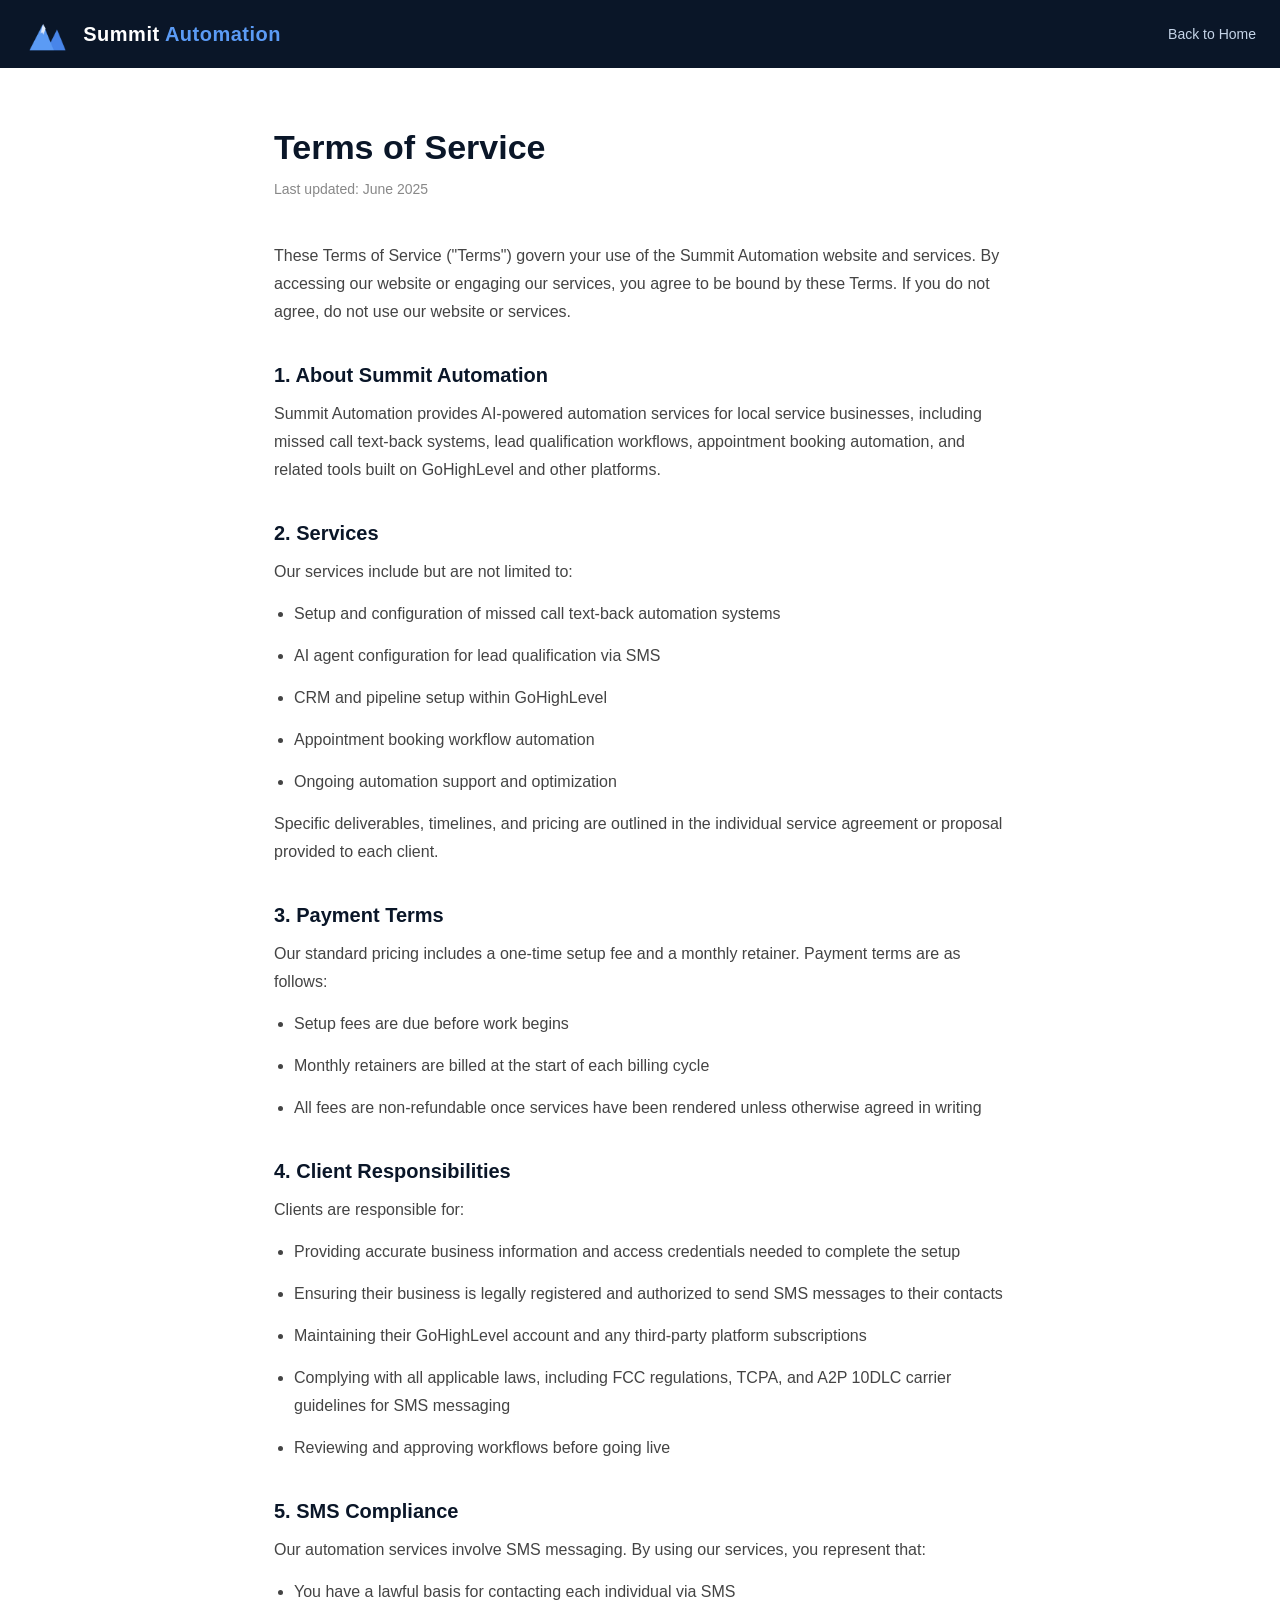
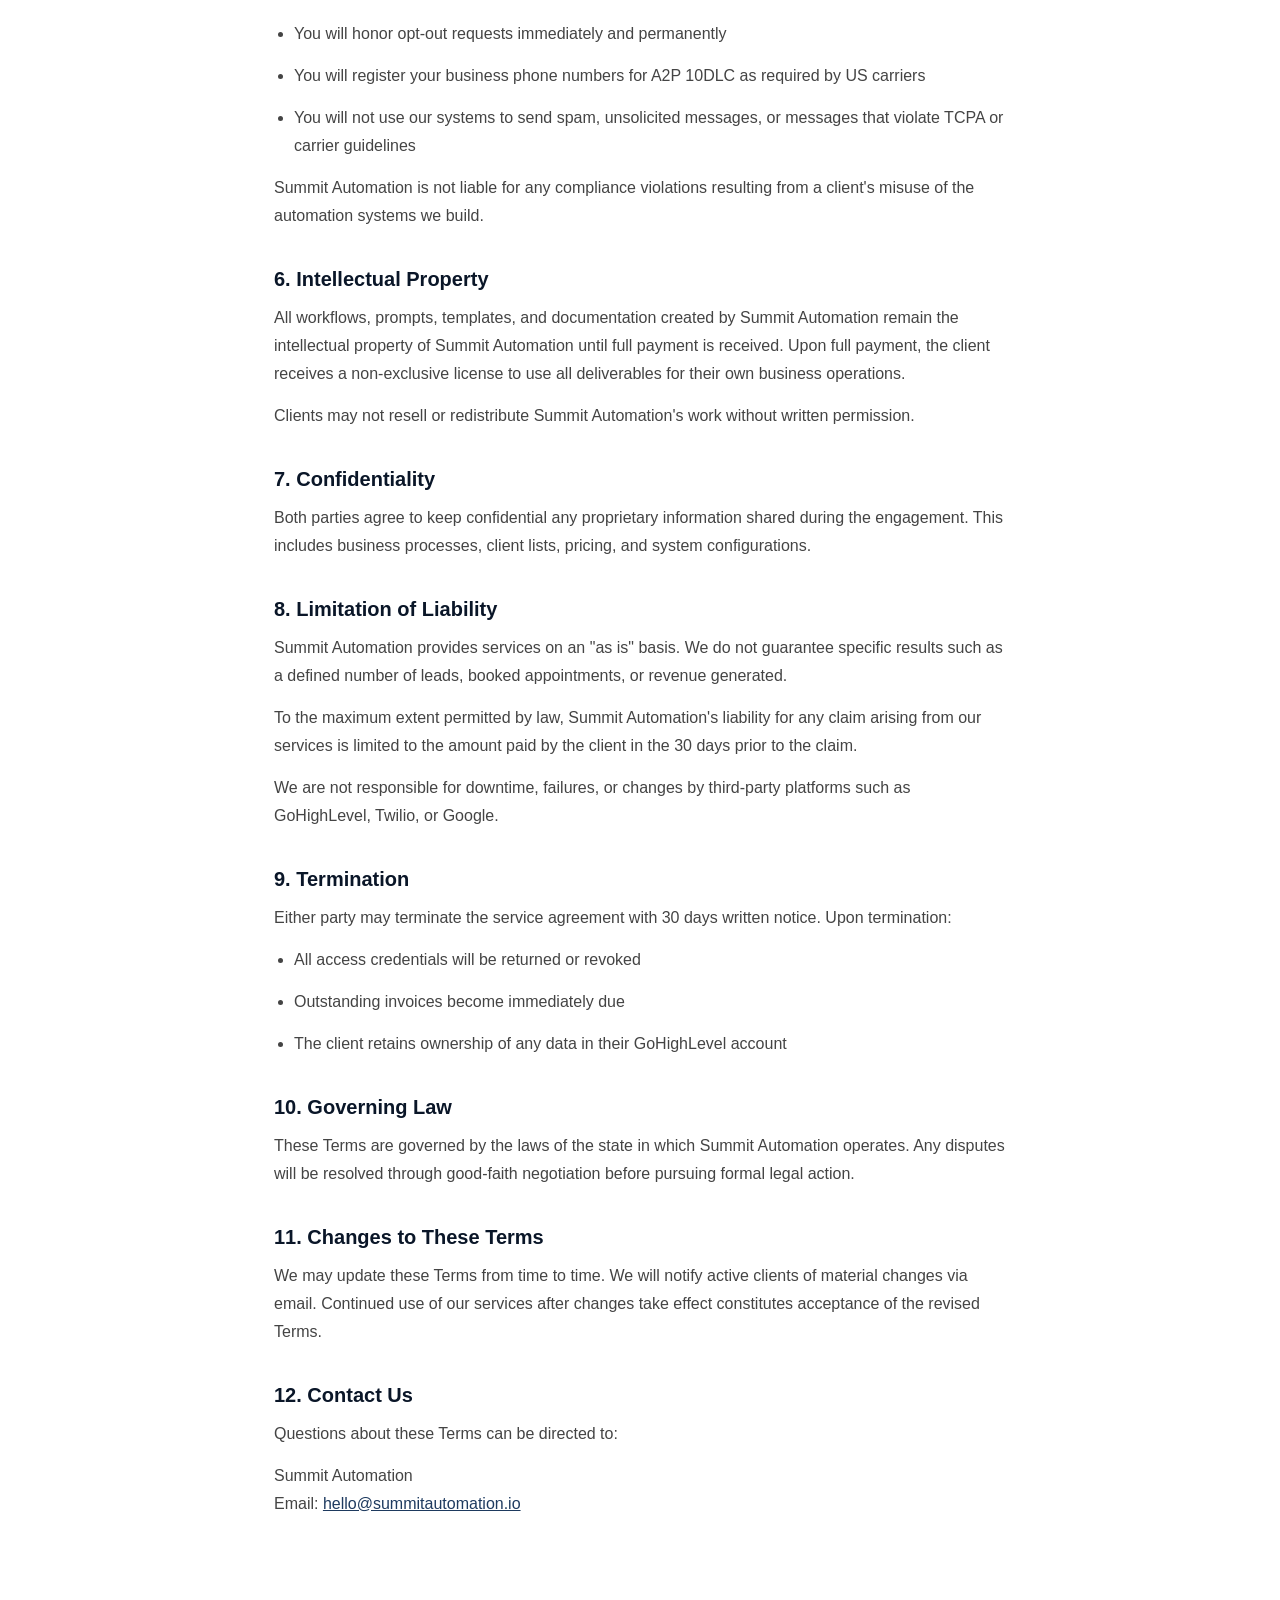
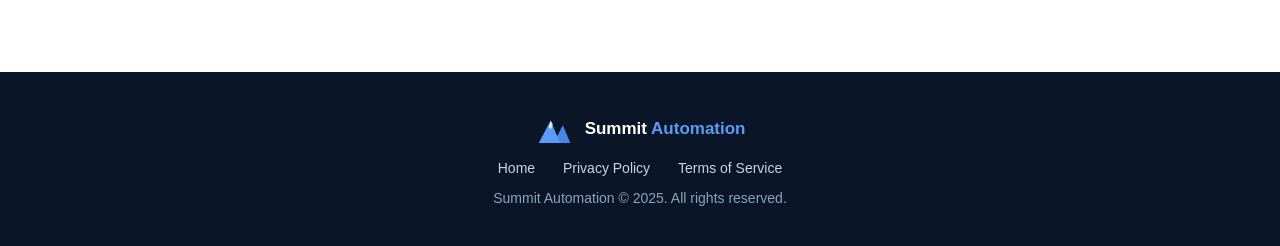
<file: docs/terms-of-service.html>
<!DOCTYPE html>
<html lang="en">
<head>
  <meta charset="UTF-8" />
  <meta name="viewport" content="width=device-width, initial-scale=1.0" />
  <title>Terms of Service - Summit Automation</title>
  <meta name="description" content="Terms of Service for Summit Automation's AI-powered automation services for local service businesses." />
  <link rel="stylesheet" href="styles.css" />
  <link rel="icon" href="assets/favicon.svg" type="image/svg+xml" />
  <link rel="icon" type="image/png" sizes="32x32" href="assets/favicon-32x32.png" />
  <link rel="icon" type="image/png" sizes="16x16" href="assets/favicon-16x16.png" />
  <link rel="apple-touch-icon" href="assets/apple-touch-icon.png" />
  <link rel="shortcut icon" href="assets/favicon.ico" />
  <meta name="theme-color" content="#0a1628" />
    <script src="https://widgets.leadconnectorhq.com/loader.js" data-resources-url="https://widgets.leadconnectorhq.com/chat-widget/loader.js" data-widget-id="6a333f8cbe0d283779f28c21" data-source="WEB_USER"></script>
</head>
<body>

<nav>
  <a class="brand" href="index.html">
    <img class="brand-logo" src="assets/logo.png" width="47" height="40" alt="" />
    <span class="brand-name">Summit <span>Automation</span></span>
  </a>
  <a href="index.html">Back to Home</a>
</nav>

<div class="content">
  <h1>Terms of Service</h1>
  <p class="updated">Last updated: June 2025</p>

  <p>These Terms of Service ("Terms") govern your use of the Summit Automation website and services. By accessing our website or engaging our services, you agree to be bound by these Terms. If you do not agree, do not use our website or services.</p>

  <h2>1. About Summit Automation</h2>
  <p>Summit Automation provides AI-powered automation services for local service businesses, including missed call text-back systems, lead qualification workflows, appointment booking automation, and related tools built on GoHighLevel and other platforms.</p>

  <h2>2. Services</h2>
  <p>Our services include but are not limited to:</p>
  <ul>
    <li>Setup and configuration of missed call text-back automation systems</li>
    <li>AI agent configuration for lead qualification via SMS</li>
    <li>CRM and pipeline setup within GoHighLevel</li>
    <li>Appointment booking workflow automation</li>
    <li>Ongoing automation support and optimization</li>
  </ul>
  <p>Specific deliverables, timelines, and pricing are outlined in the individual service agreement or proposal provided to each client.</p>

  <h2>3. Payment Terms</h2>
  <p>Our standard pricing includes a one-time setup fee and a monthly retainer. Payment terms are as follows:</p>
  <ul>
    <li>Setup fees are due before work begins</li>
    <li>Monthly retainers are billed at the start of each billing cycle</li>
    <li>All fees are non-refundable once services have been rendered unless otherwise agreed in writing</li>
  </ul>

  <h2>4. Client Responsibilities</h2>
  <p>Clients are responsible for:</p>
  <ul>
    <li>Providing accurate business information and access credentials needed to complete the setup</li>
    <li>Ensuring their business is legally registered and authorized to send SMS messages to their contacts</li>
    <li>Maintaining their GoHighLevel account and any third-party platform subscriptions</li>
    <li>Complying with all applicable laws, including FCC regulations, TCPA, and A2P 10DLC carrier guidelines for SMS messaging</li>
    <li>Reviewing and approving workflows before going live</li>
  </ul>

  <h2>5. SMS Compliance</h2>
  <p>Our automation services involve SMS messaging. By using our services, you represent that:</p>
  <ul>
    <li>You have a lawful basis for contacting each individual via SMS</li>
    <li>You will honor opt-out requests immediately and permanently</li>
    <li>You will register your business phone numbers for A2P 10DLC as required by US carriers</li>
    <li>You will not use our systems to send spam, unsolicited messages, or messages that violate TCPA or carrier guidelines</li>
  </ul>
  <p>Summit Automation is not liable for any compliance violations resulting from a client's misuse of the automation systems we build.</p>

  <h2>6. Intellectual Property</h2>
  <p>All workflows, prompts, templates, and documentation created by Summit Automation remain the intellectual property of Summit Automation until full payment is received. Upon full payment, the client receives a non-exclusive license to use all deliverables for their own business operations.</p>
  <p>Clients may not resell or redistribute Summit Automation's work without written permission.</p>

  <h2>7. Confidentiality</h2>
  <p>Both parties agree to keep confidential any proprietary information shared during the engagement. This includes business processes, client lists, pricing, and system configurations.</p>

  <h2>8. Limitation of Liability</h2>
  <p>Summit Automation provides services on an "as is" basis. We do not guarantee specific results such as a defined number of leads, booked appointments, or revenue generated.</p>
  <p>To the maximum extent permitted by law, Summit Automation's liability for any claim arising from our services is limited to the amount paid by the client in the 30 days prior to the claim.</p>
  <p>We are not responsible for downtime, failures, or changes by third-party platforms such as GoHighLevel, Twilio, or Google.</p>

  <h2>9. Termination</h2>
  <p>Either party may terminate the service agreement with 30 days written notice. Upon termination:</p>
  <ul>
    <li>All access credentials will be returned or revoked</li>
    <li>Outstanding invoices become immediately due</li>
    <li>The client retains ownership of any data in their GoHighLevel account</li>
  </ul>

  <h2>10. Governing Law</h2>
  <p>These Terms are governed by the laws of the state in which Summit Automation operates. Any disputes will be resolved through good-faith negotiation before pursuing formal legal action.</p>

  <h2>11. Changes to These Terms</h2>
  <p>We may update these Terms from time to time. We will notify active clients of material changes via email. Continued use of our services after changes take effect constitutes acceptance of the revised Terms.</p>

  <h2>12. Contact Us</h2>
  <p>Questions about these Terms can be directed to:</p>
  <p>
    Summit Automation<br />
    Email: <a href="mailto:hello@summitautomation.io">hello@summitautomation.io</a>
  </p>
</div>

<footer>
  <a class="footer-brand" href="index.html">
    <img src="assets/logo.png" width="40" height="34" alt="" />
    <span>Summit <span>Automation</span></span>
  </a>
  <div class="links">
    <a href="index.html">Home</a>
    <a href="privacy-policy.html">Privacy Policy</a>
    <a href="terms-of-service.html">Terms of Service</a>
  </div>
  <p>Summit Automation &copy; 2025. All rights reserved.</p>
</footer>

<script src="script.js"></script>
</body>
</html>
</file>
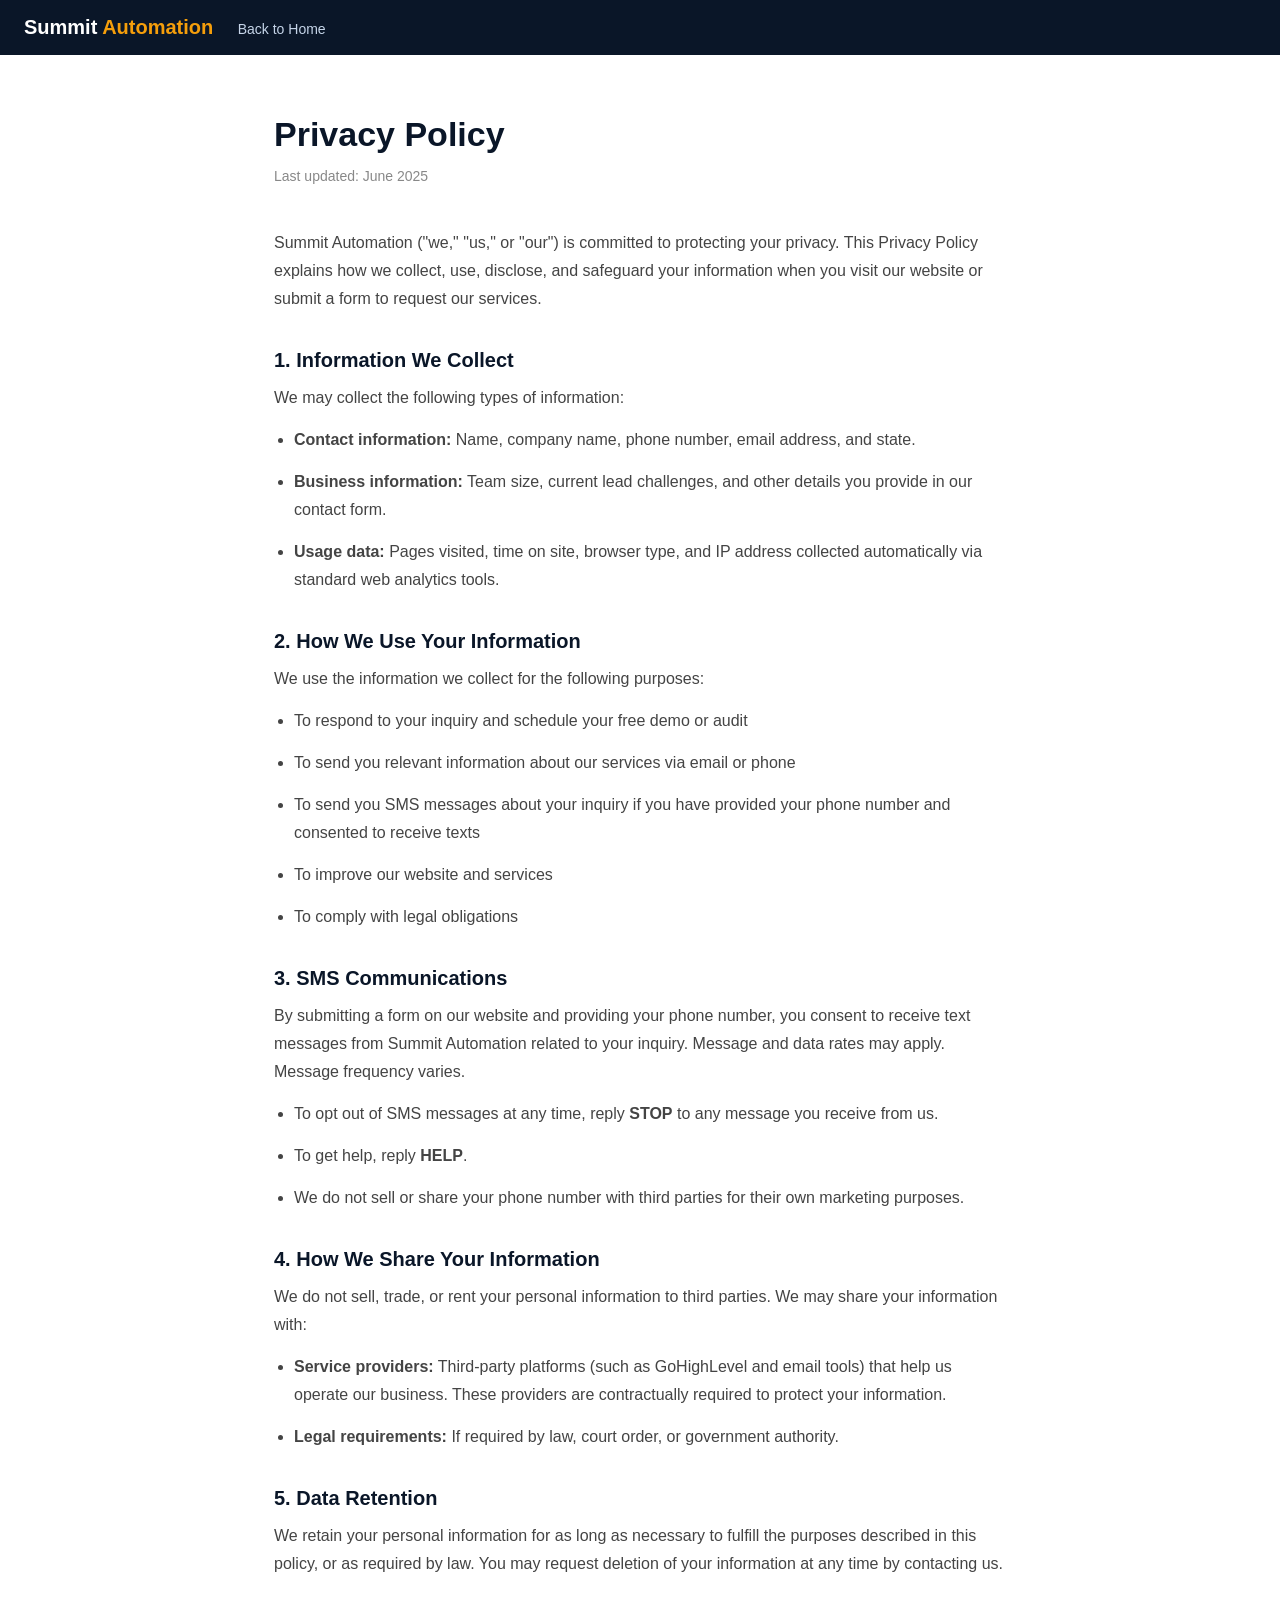
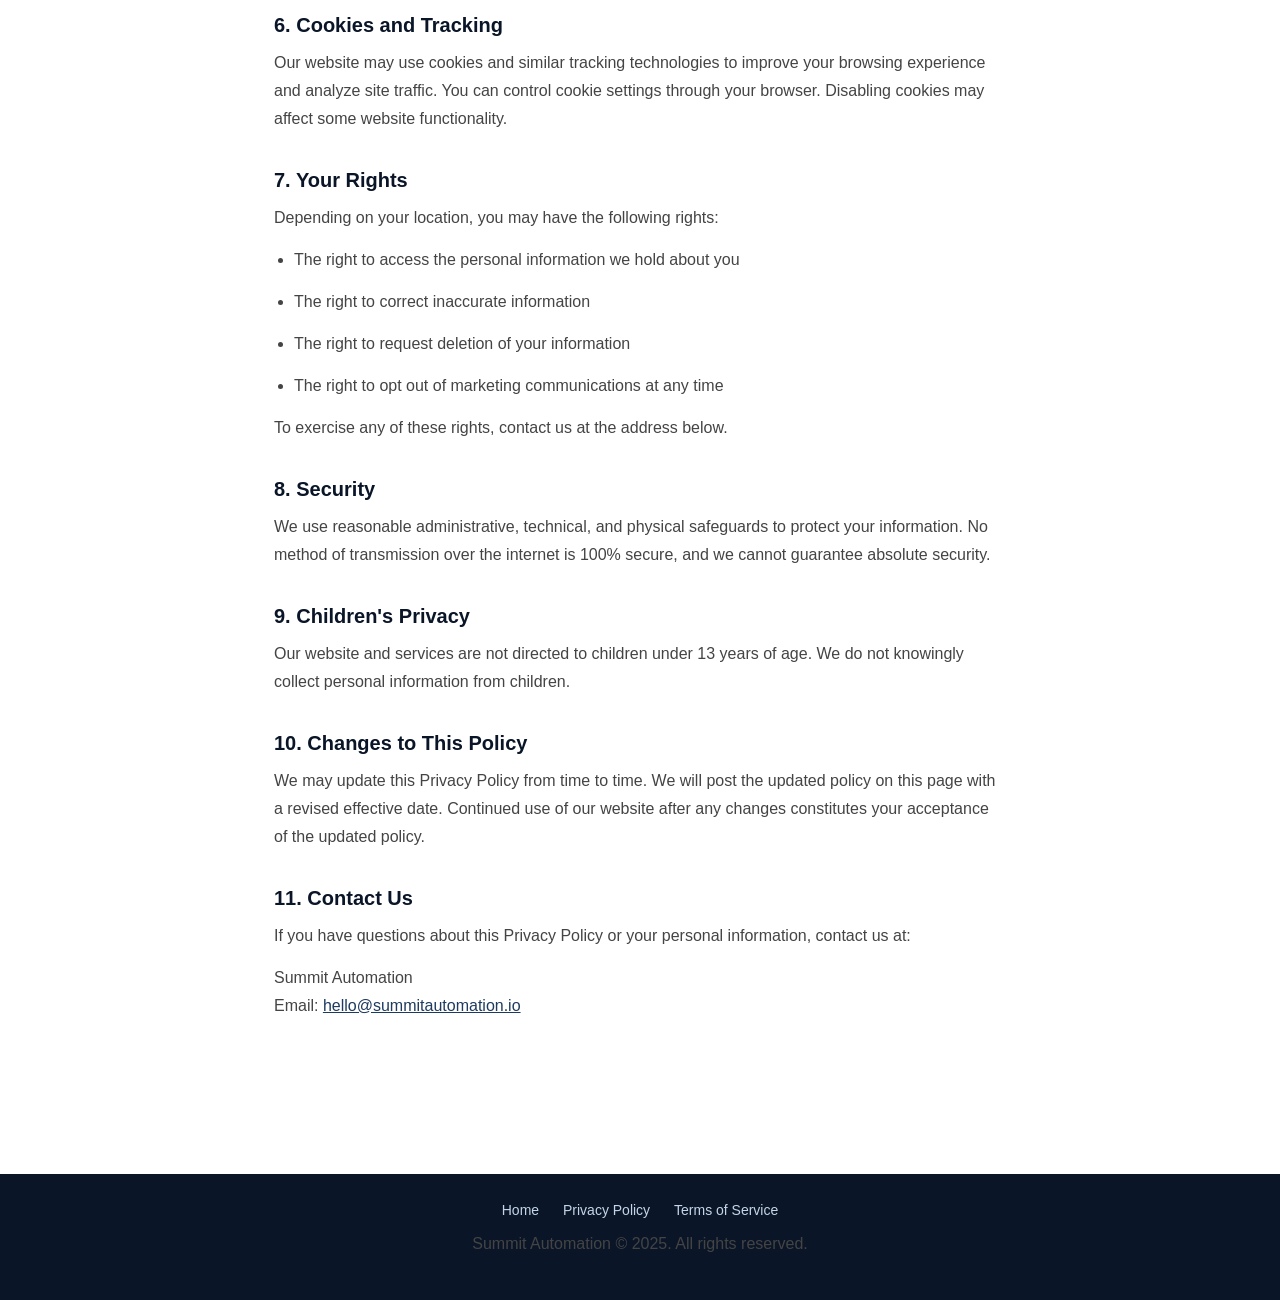
<file: website/privacy-policy.html>
<!DOCTYPE html>
<html lang="en">
<head>
  <meta charset="UTF-8" />
  <meta name="viewport" content="width=device-width, initial-scale=1.0" />
  <title>Privacy Policy - Summit Automation</title>
  <style>
    * { box-sizing: border-box; margin: 0; padding: 0; }
    body { font-family: 'Segoe UI', Arial, sans-serif; color: #1a1a1a; background: #fff; }
    nav { background: #0a1628; padding: 16px 24px; }
    nav .logo { color: #fff; font-size: 20px; font-weight: 700; }
    nav .logo span { color: #f59e0b; }
    nav a { color: #c5d4e8; text-decoration: none; font-size: 14px; margin-left: 20px; }
    .content { max-width: 780px; margin: 60px auto; padding: 0 24px 80px; }
    h1 { font-size: 34px; font-weight: 800; color: #0a1628; margin-bottom: 10px; }
    .updated { font-size: 14px; color: #888; margin-bottom: 40px; }
    h2 { font-size: 20px; font-weight: 700; color: #0a1628; margin: 36px 0 12px; }
    p, li { font-size: 16px; color: #444; line-height: 1.75; margin-bottom: 14px; }
    ul { padding-left: 20px; margin-bottom: 14px; }
    a { color: #1e3a5f; }
    footer { background: #0a1628; color: #8ba3be; padding: 28px 24px; text-align: center; font-size: 14px; }
    footer a { color: #c5d4e8; text-decoration: none; margin: 0 10px; }
  </style>
</head>
<body>

<nav>
  <span class="logo">Summit <span>Automation</span></span>
  <a href="index.html">Back to Home</a>
</nav>

<div class="content">
  <h1>Privacy Policy</h1>
  <p class="updated">Last updated: June 2025</p>

  <p>Summit Automation ("we," "us," or "our") is committed to protecting your privacy. This Privacy Policy explains how we collect, use, disclose, and safeguard your information when you visit our website or submit a form to request our services.</p>

  <h2>1. Information We Collect</h2>
  <p>We may collect the following types of information:</p>
  <ul>
    <li><strong>Contact information:</strong> Name, company name, phone number, email address, and state.</li>
    <li><strong>Business information:</strong> Team size, current lead challenges, and other details you provide in our contact form.</li>
    <li><strong>Usage data:</strong> Pages visited, time on site, browser type, and IP address collected automatically via standard web analytics tools.</li>
  </ul>

  <h2>2. How We Use Your Information</h2>
  <p>We use the information we collect for the following purposes:</p>
  <ul>
    <li>To respond to your inquiry and schedule your free demo or audit</li>
    <li>To send you relevant information about our services via email or phone</li>
    <li>To send you SMS messages about your inquiry if you have provided your phone number and consented to receive texts</li>
    <li>To improve our website and services</li>
    <li>To comply with legal obligations</li>
  </ul>

  <h2>3. SMS Communications</h2>
  <p>By submitting a form on our website and providing your phone number, you consent to receive text messages from Summit Automation related to your inquiry. Message and data rates may apply. Message frequency varies.</p>
  <ul>
    <li>To opt out of SMS messages at any time, reply <strong>STOP</strong> to any message you receive from us.</li>
    <li>To get help, reply <strong>HELP</strong>.</li>
    <li>We do not sell or share your phone number with third parties for their own marketing purposes.</li>
  </ul>

  <h2>4. How We Share Your Information</h2>
  <p>We do not sell, trade, or rent your personal information to third parties. We may share your information with:</p>
  <ul>
    <li><strong>Service providers:</strong> Third-party platforms (such as GoHighLevel and email tools) that help us operate our business. These providers are contractually required to protect your information.</li>
    <li><strong>Legal requirements:</strong> If required by law, court order, or government authority.</li>
  </ul>

  <h2>5. Data Retention</h2>
  <p>We retain your personal information for as long as necessary to fulfill the purposes described in this policy, or as required by law. You may request deletion of your information at any time by contacting us.</p>

  <h2>6. Cookies and Tracking</h2>
  <p>Our website may use cookies and similar tracking technologies to improve your browsing experience and analyze site traffic. You can control cookie settings through your browser. Disabling cookies may affect some website functionality.</p>

  <h2>7. Your Rights</h2>
  <p>Depending on your location, you may have the following rights:</p>
  <ul>
    <li>The right to access the personal information we hold about you</li>
    <li>The right to correct inaccurate information</li>
    <li>The right to request deletion of your information</li>
    <li>The right to opt out of marketing communications at any time</li>
  </ul>
  <p>To exercise any of these rights, contact us at the address below.</p>

  <h2>8. Security</h2>
  <p>We use reasonable administrative, technical, and physical safeguards to protect your information. No method of transmission over the internet is 100% secure, and we cannot guarantee absolute security.</p>

  <h2>9. Children's Privacy</h2>
  <p>Our website and services are not directed to children under 13 years of age. We do not knowingly collect personal information from children.</p>

  <h2>10. Changes to This Policy</h2>
  <p>We may update this Privacy Policy from time to time. We will post the updated policy on this page with a revised effective date. Continued use of our website after any changes constitutes your acceptance of the updated policy.</p>

  <h2>11. Contact Us</h2>
  <p>If you have questions about this Privacy Policy or your personal information, contact us at:</p>
  <p>
    Summit Automation<br />
    Email: <a href="mailto:hello@summitautomation.io">hello@summitautomation.io</a>
  </p>
</div>

<footer>
  <a href="index.html">Home</a>
  <a href="privacy-policy.html">Privacy Policy</a>
  <a href="terms-of-service.html">Terms of Service</a>
  <p style="margin-top:12px;">Summit Automation &copy; 2025. All rights reserved.</p>
</footer>

</body>
</html>
</file>
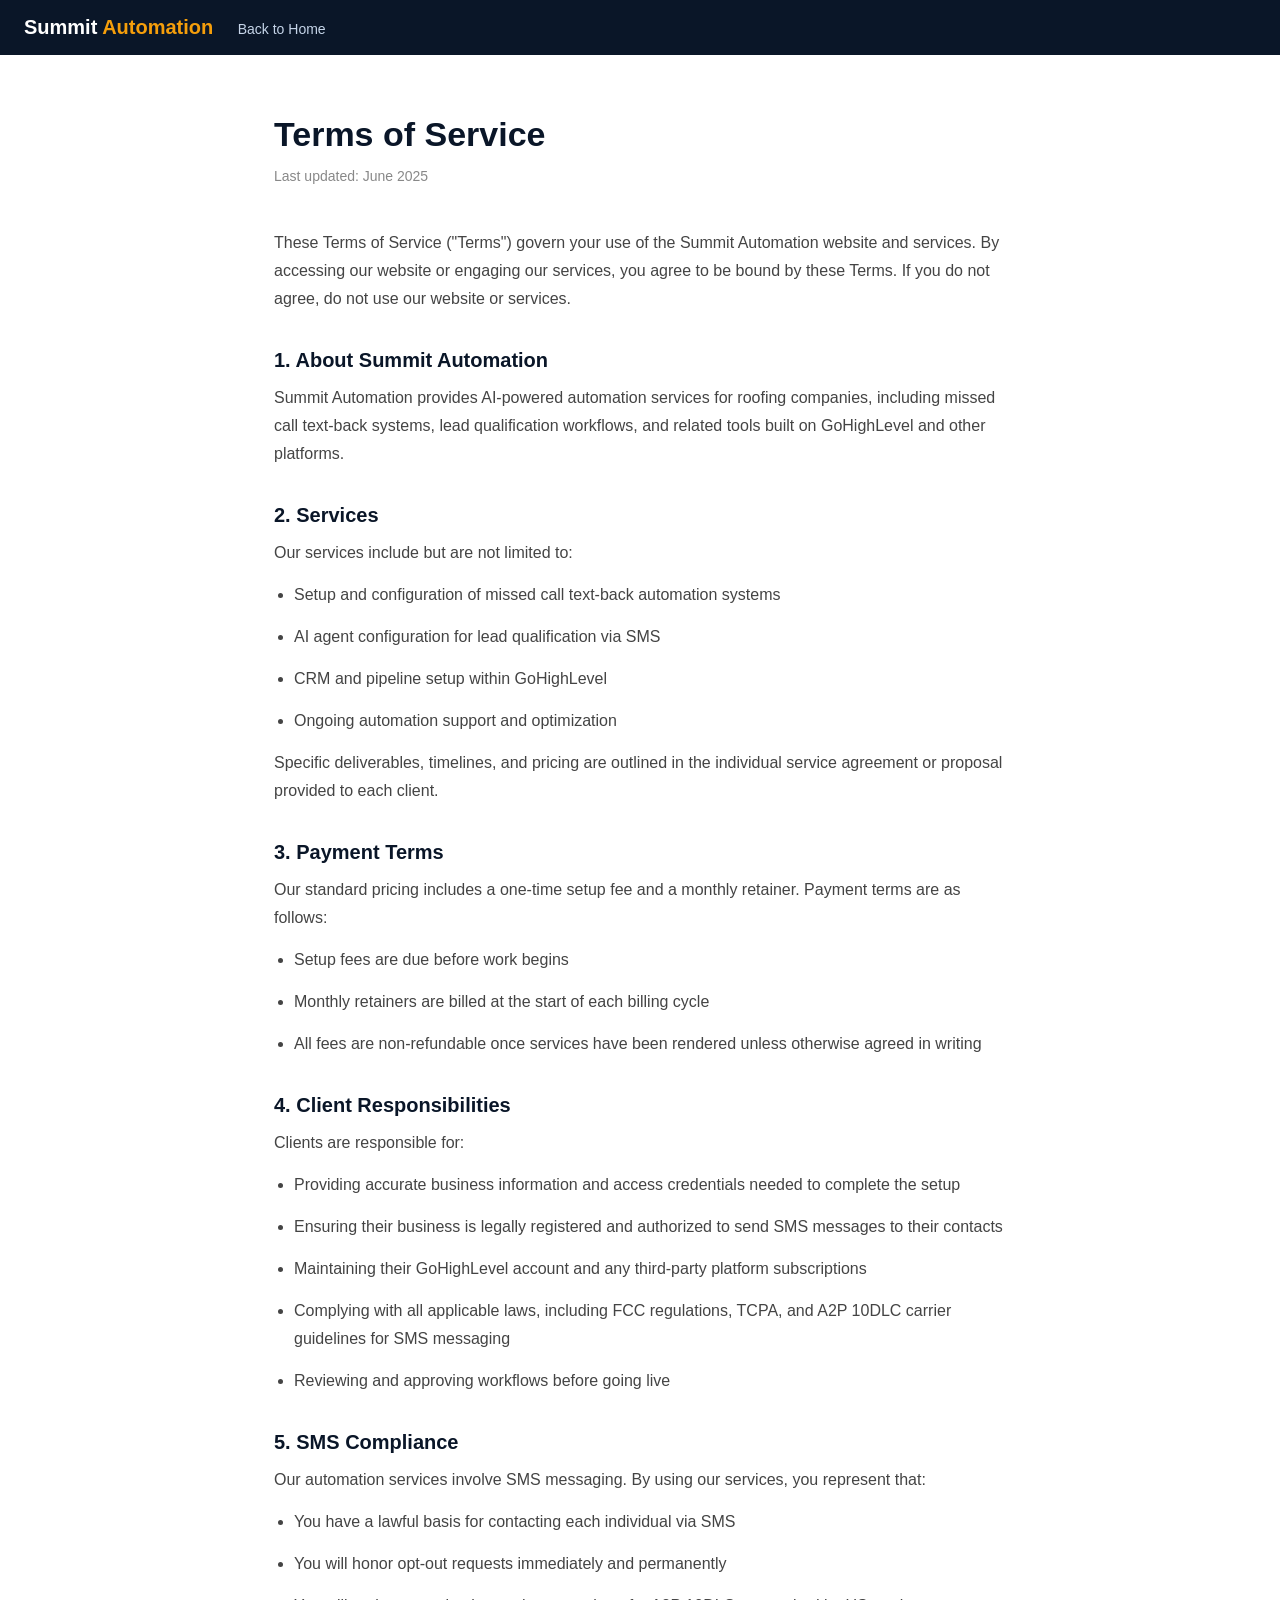
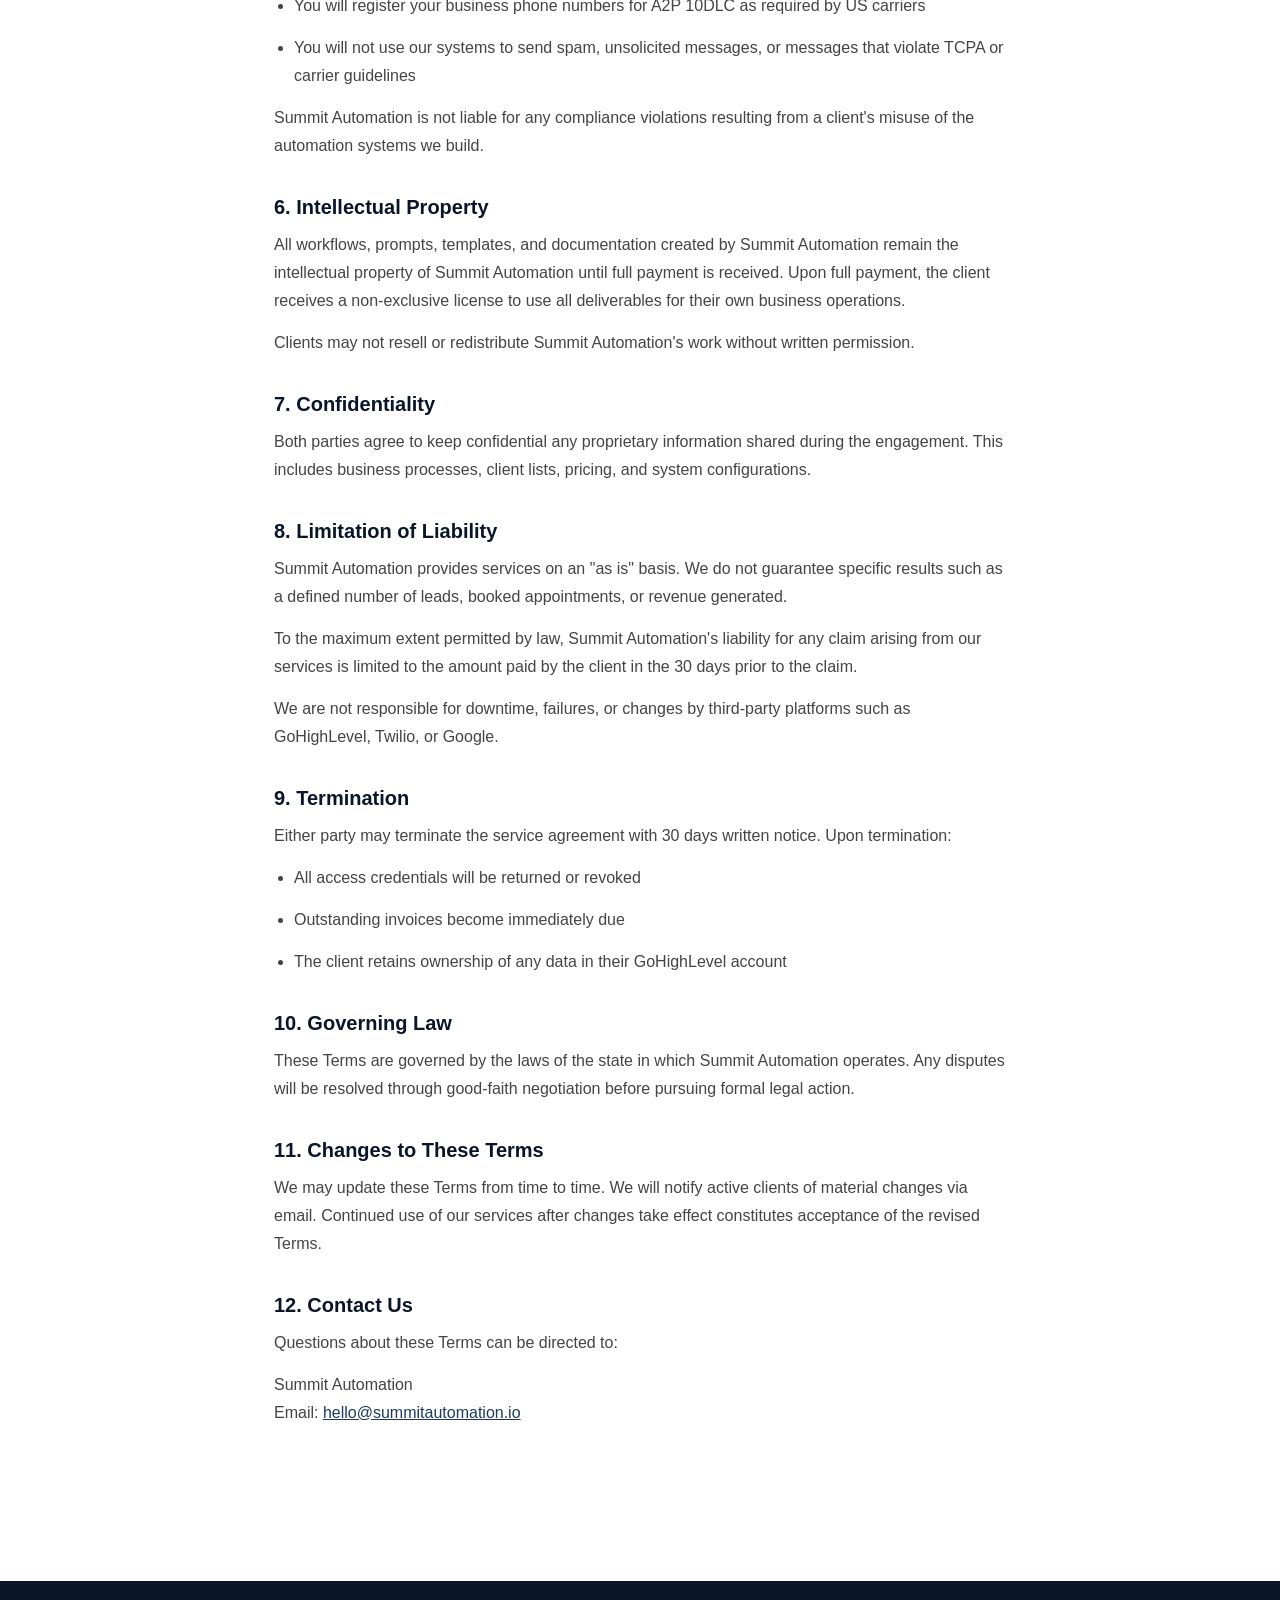
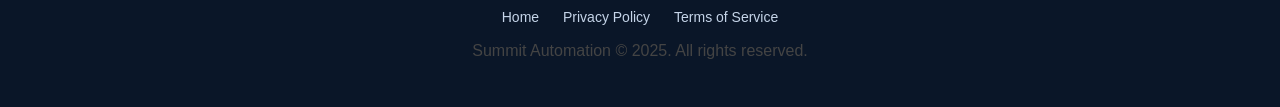
<file: website/terms-of-service.html>
<!DOCTYPE html>
<html lang="en">
<head>
  <meta charset="UTF-8" />
  <meta name="viewport" content="width=device-width, initial-scale=1.0" />
  <title>Terms of Service - Summit Automation</title>
  <style>
    * { box-sizing: border-box; margin: 0; padding: 0; }
    body { font-family: 'Segoe UI', Arial, sans-serif; color: #1a1a1a; background: #fff; }
    nav { background: #0a1628; padding: 16px 24px; }
    nav .logo { color: #fff; font-size: 20px; font-weight: 700; }
    nav .logo span { color: #f59e0b; }
    nav a { color: #c5d4e8; text-decoration: none; font-size: 14px; margin-left: 20px; }
    .content { max-width: 780px; margin: 60px auto; padding: 0 24px 80px; }
    h1 { font-size: 34px; font-weight: 800; color: #0a1628; margin-bottom: 10px; }
    .updated { font-size: 14px; color: #888; margin-bottom: 40px; }
    h2 { font-size: 20px; font-weight: 700; color: #0a1628; margin: 36px 0 12px; }
    p, li { font-size: 16px; color: #444; line-height: 1.75; margin-bottom: 14px; }
    ul { padding-left: 20px; margin-bottom: 14px; }
    a { color: #1e3a5f; }
    footer { background: #0a1628; color: #8ba3be; padding: 28px 24px; text-align: center; font-size: 14px; }
    footer a { color: #c5d4e8; text-decoration: none; margin: 0 10px; }
  </style>
</head>
<body>

<nav>
  <span class="logo">Summit <span>Automation</span></span>
  <a href="index.html">Back to Home</a>
</nav>

<div class="content">
  <h1>Terms of Service</h1>
  <p class="updated">Last updated: June 2025</p>

  <p>These Terms of Service ("Terms") govern your use of the Summit Automation website and services. By accessing our website or engaging our services, you agree to be bound by these Terms. If you do not agree, do not use our website or services.</p>

  <h2>1. About Summit Automation</h2>
  <p>Summit Automation provides AI-powered automation services for roofing companies, including missed call text-back systems, lead qualification workflows, and related tools built on GoHighLevel and other platforms.</p>

  <h2>2. Services</h2>
  <p>Our services include but are not limited to:</p>
  <ul>
    <li>Setup and configuration of missed call text-back automation systems</li>
    <li>AI agent configuration for lead qualification via SMS</li>
    <li>CRM and pipeline setup within GoHighLevel</li>
    <li>Ongoing automation support and optimization</li>
  </ul>
  <p>Specific deliverables, timelines, and pricing are outlined in the individual service agreement or proposal provided to each client.</p>

  <h2>3. Payment Terms</h2>
  <p>Our standard pricing includes a one-time setup fee and a monthly retainer. Payment terms are as follows:</p>
  <ul>
    <li>Setup fees are due before work begins</li>
    <li>Monthly retainers are billed at the start of each billing cycle</li>
    <li>All fees are non-refundable once services have been rendered unless otherwise agreed in writing</li>
  </ul>

  <h2>4. Client Responsibilities</h2>
  <p>Clients are responsible for:</p>
  <ul>
    <li>Providing accurate business information and access credentials needed to complete the setup</li>
    <li>Ensuring their business is legally registered and authorized to send SMS messages to their contacts</li>
    <li>Maintaining their GoHighLevel account and any third-party platform subscriptions</li>
    <li>Complying with all applicable laws, including FCC regulations, TCPA, and A2P 10DLC carrier guidelines for SMS messaging</li>
    <li>Reviewing and approving workflows before going live</li>
  </ul>

  <h2>5. SMS Compliance</h2>
  <p>Our automation services involve SMS messaging. By using our services, you represent that:</p>
  <ul>
    <li>You have a lawful basis for contacting each individual via SMS</li>
    <li>You will honor opt-out requests immediately and permanently</li>
    <li>You will register your business phone numbers for A2P 10DLC as required by US carriers</li>
    <li>You will not use our systems to send spam, unsolicited messages, or messages that violate TCPA or carrier guidelines</li>
  </ul>
  <p>Summit Automation is not liable for any compliance violations resulting from a client's misuse of the automation systems we build.</p>

  <h2>6. Intellectual Property</h2>
  <p>All workflows, prompts, templates, and documentation created by Summit Automation remain the intellectual property of Summit Automation until full payment is received. Upon full payment, the client receives a non-exclusive license to use all deliverables for their own business operations.</p>
  <p>Clients may not resell or redistribute Summit Automation's work without written permission.</p>

  <h2>7. Confidentiality</h2>
  <p>Both parties agree to keep confidential any proprietary information shared during the engagement. This includes business processes, client lists, pricing, and system configurations.</p>

  <h2>8. Limitation of Liability</h2>
  <p>Summit Automation provides services on an "as is" basis. We do not guarantee specific results such as a defined number of leads, booked appointments, or revenue generated.</p>
  <p>To the maximum extent permitted by law, Summit Automation's liability for any claim arising from our services is limited to the amount paid by the client in the 30 days prior to the claim.</p>
  <p>We are not responsible for downtime, failures, or changes by third-party platforms such as GoHighLevel, Twilio, or Google.</p>

  <h2>9. Termination</h2>
  <p>Either party may terminate the service agreement with 30 days written notice. Upon termination:</p>
  <ul>
    <li>All access credentials will be returned or revoked</li>
    <li>Outstanding invoices become immediately due</li>
    <li>The client retains ownership of any data in their GoHighLevel account</li>
  </ul>

  <h2>10. Governing Law</h2>
  <p>These Terms are governed by the laws of the state in which Summit Automation operates. Any disputes will be resolved through good-faith negotiation before pursuing formal legal action.</p>

  <h2>11. Changes to These Terms</h2>
  <p>We may update these Terms from time to time. We will notify active clients of material changes via email. Continued use of our services after changes take effect constitutes acceptance of the revised Terms.</p>

  <h2>12. Contact Us</h2>
  <p>Questions about these Terms can be directed to:</p>
  <p>
    Summit Automation<br />
    Email: <a href="mailto:hello@summitautomation.io">hello@summitautomation.io</a>
  </p>
</div>

<footer>
  <a href="index.html">Home</a>
  <a href="privacy-policy.html">Privacy Policy</a>
  <a href="terms-of-service.html">Terms of Service</a>
  <p style="margin-top:12px;">Summit Automation &copy; 2025. All rights reserved.</p>
</footer>

</body>
</html>
</file>
<file: docs/styles.css>
/* ===========================
   Summit Automation - Styles
   =========================== */

/* Reset */
* {
  box-sizing: border-box;
  margin: 0;
  padding: 0;
}

/* Base */
body {
  font-family: 'Segoe UI', Arial, sans-serif;
  color: #1a1a1a;
  background: #fff;
}

/* ===========================
   Navigation
   =========================== */
nav {
  background: #0a1628;
  padding: 14px 24px;
  display: flex;
  justify-content: space-between;
  align-items: center;
  gap: 16px;
}

/* Brand: clickable logo + wordmark, links to homepage */
.brand {
  display: inline-flex;
  align-items: center;
  gap: 12px;
  text-decoration: none;
  line-height: 1;
}

.brand-logo {
  height: 40px;
  width: auto;          /* preserve aspect ratio — never distort */
  display: block;
}

.brand-name {
  color: #fff;
  font-size: 20px;
  font-weight: 700;
  letter-spacing: 0.5px;
  white-space: nowrap;
}

.brand-name span {
  color: #5b9bf5;
}

nav a {
  color: #c5d4e8;
  text-decoration: none;
  font-size: 14px;
}

nav a.nav-cta {
  background: #2563eb;
  color: #fff;
  padding: 10px 20px;
  border-radius: 6px;
  font-weight: 700;
  font-size: 14px;
  white-space: nowrap;
  transition: background 0.2s;
}

nav a.nav-cta:hover {
  background: #1d4ed8;
}

/* ===========================
   Sections (Index Page)
   =========================== */
section {
  padding: 72px 24px;
}

.container {
  max-width: 900px;
  margin: 0 auto;
}

.section-label {
  text-transform: uppercase;
  letter-spacing: 2px;
  font-size: 12px;
  color: #2563eb;
  font-weight: 700;
  margin-bottom: 12px;
}

h2 {
  font-size: clamp(24px, 4vw, 38px);
  font-weight: 800;
  line-height: 1.2;
  margin-bottom: 20px;
  color: #0a1628;
}

p.lead {
  font-size: 17px;
  color: #444;
  line-height: 1.7;
  margin-bottom: 16px;
}

/* ===========================
   Hero
   =========================== */
.hero {
  background: linear-gradient(135deg, #0a1628 0%, #1e3a5f 100%);
  color: #fff;
  padding: 80px 24px 90px;
  text-align: center;
}

.hero h1 {
  font-size: clamp(28px, 5vw, 52px);
  font-weight: 800;
  line-height: 1.15;
  margin-bottom: 20px;
  max-width: 800px;
  margin-left: auto;
  margin-right: auto;
}

.hero h1 span {
  color: #5b9bf5;
}

.hero p.sub {
  font-size: 18px;
  color: #c5d4e8;
  max-width: 560px;
  margin: 0 auto 36px;
  line-height: 1.6;
}

.btn-primary {
  display: inline-block;
  background: #2563eb;
  color: #fff;
  padding: 16px 36px;
  border-radius: 8px;
  font-size: 18px;
  font-weight: 800;
  text-decoration: none;
  transition: background 0.2s;
}

.btn-primary:hover {
  background: #1d4ed8;
}

.hero .trust {
  margin-top: 28px;
  color: #8ba3be;
  font-size: 14px;
}

/* ===========================
   Problem Section
   =========================== */
.problem {
  background: #f8f9fb;
}

.problem-grid {
  display: grid;
  grid-template-columns: repeat(auto-fit, minmax(220px, 1fr));
  gap: 24px;
  margin-top: 40px;
}

.problem-card {
  background: #fff;
  border: 1px solid #e5e7eb;
  border-radius: 10px;
  padding: 28px 24px;
}

.problem-card .stat {
  font-size: 36px;
  font-weight: 800;
  color: #dc2626;
  margin-bottom: 8px;
}

.problem-card p {
  font-size: 15px;
  color: #555;
  line-height: 1.5;
}

/* ===========================
   How It Works
   =========================== */
.steps {
  counter-reset: step;
}

.step {
  display: flex;
  gap: 20px;
  margin-bottom: 36px;
  align-items: flex-start;
}

.step-num {
  background: #2563eb;
  color: #fff;
  width: 44px;
  height: 44px;
  border-radius: 50%;
  display: flex;
  align-items: center;
  justify-content: center;
  font-weight: 800;
  font-size: 18px;
  flex-shrink: 0;
}

.step-content h3 {
  font-size: 18px;
  font-weight: 700;
  color: #0a1628;
  margin-bottom: 6px;
}

.step-content p {
  font-size: 15px;
  color: #555;
  line-height: 1.6;
}

/* ===========================
   Benefits
   =========================== */
.benefits {
  background: #0a1628;
  color: #fff;
}

.benefits h2 {
  color: #fff;
}

/* Brighter label so it stays legible on the dark section */
.benefits .section-label {
  color: #5b9bf5;
}

.benefits-grid {
  display: grid;
  grid-template-columns: repeat(auto-fit, minmax(240px, 1fr));
  gap: 24px;
  margin-top: 40px;
}

.benefit {
  background: rgba(255, 255, 255, 0.06);
  border: 1px solid rgba(255, 255, 255, 0.1);
  border-radius: 10px;
  padding: 28px 24px;
}

.benefit .icon {
  font-size: 28px;
  margin-bottom: 12px;
}

.benefit h3 {
  font-size: 17px;
  font-weight: 700;
  margin-bottom: 8px;
  color: #5b9bf5;
}

.benefit p {
  font-size: 14px;
  color: #c5d4e8;
  line-height: 1.6;
}

/* ===========================
   Audit Offer
   =========================== */
.audit {
  background: #eff5ff;
  border-top: 3px solid #2563eb;
  border-bottom: 3px solid #2563eb;
}

.audit-box {
  background: #fff;
  border: 1px solid #bfdbfe;
  border-radius: 12px;
  padding: 40px 36px;
  text-align: center;
  max-width: 640px;
  margin: 0 auto;
}

.audit-box h2 {
  font-size: 28px;
}

.audit-box p {
  font-size: 16px;
  color: #555;
  margin: 16px 0 28px;
  line-height: 1.6;
}

.audit-list {
  text-align: left;
  margin: 0 auto 28px;
  max-width: 420px;
}

.audit-list li {
  padding: 8px 0 8px 24px;
  font-size: 15px;
  color: #333;
  list-style: none;
  position: relative;
}

.audit-list li::before {
  content: "✓";
  color: #16a34a;
  font-weight: 700;
  position: absolute;
  left: 0;
}

/* ===========================
   Demo / Contact Form
   =========================== */
.demo {
  background: #f8f9fb;
}

form {
  max-width: 540px;
  margin: 40px auto 0;
}

.form-row {
  display: grid;
  grid-template-columns: 1fr 1fr;
  gap: 16px;
  margin-bottom: 16px;
}

input,
select,
textarea {
  width: 100%;
  padding: 13px 16px;
  border: 1px solid #d1d5db;
  border-radius: 8px;
  font-size: 15px;
  color: #1a1a1a;
  background: #fff;
  font-family: inherit;
}

input:focus,
select:focus,
textarea:focus {
  outline: 2px solid #2563eb;
  border-color: transparent;
}

textarea {
  min-height: 100px;
  resize: vertical;
  margin-bottom: 0;
}

.field-mb {
  margin-bottom: 16px;
}

.consent {
  font-size: 12px;
  color: #777;
  line-height: 1.6;
  margin: 16px 0 20px;
}

.consent a {
  color: #1e3a5f;
}

button[type="submit"] {
  width: 100%;
  background: #2563eb;
  color: #fff;
  padding: 15px;
  border: none;
  border-radius: 8px;
  font-size: 17px;
  font-weight: 800;
  cursor: pointer;
  font-family: inherit;
  transition: background 0.2s;
}

button[type="submit"]:hover {
  background: #1d4ed8;
}

/* Form success message */
.form-success {
  display: none;
  background: #f0fdf4;
  border: 1px solid #bbf7d0;
  border-radius: 10px;
  padding: 32px 24px;
  text-align: center;
  max-width: 540px;
  margin: 40px auto 0;
}

.form-success h3 {
  font-size: 22px;
  font-weight: 800;
  color: #15803d;
  margin-bottom: 10px;
}

.form-success p {
  font-size: 16px;
  color: #166534;
  line-height: 1.6;
}

/* ===========================
   Footer
   =========================== */
footer {
  background: #0a1628;
  color: #8ba3be;
  padding: 40px 24px;
  text-align: center;
  font-size: 14px;
  display: flex;
  flex-direction: column;
  align-items: center;
  gap: 14px;
}

/* Footer brand: logo + wordmark, links to homepage */
.footer-brand {
  display: inline-flex;
  align-items: center;
  gap: 10px;
  text-decoration: none;
  color: #fff;
  font-size: 17px;
  font-weight: 700;
}

.footer-brand img {
  height: 34px;
  width: auto;          /* preserve aspect ratio — never distort */
  display: block;
}

.footer-brand span span {
  color: #5b9bf5;
}

footer .links {
  margin-bottom: 0;
}

footer a {
  color: #c5d4e8;
  text-decoration: none;
  margin: 0 12px;
}

footer a:hover {
  color: #5b9bf5;
}

footer p {
  margin: 0;
}

/* ===========================
   Legal Pages
   =========================== */
.content {
  max-width: 780px;
  margin: 60px auto;
  padding: 0 24px 80px;
}

.content h1 {
  font-size: 34px;
  font-weight: 800;
  color: #0a1628;
  margin-bottom: 10px;
}

.content .updated {
  font-size: 14px;
  color: #888;
  margin-bottom: 40px;
}

.content h2 {
  font-size: 20px;
  font-weight: 700;
  color: #0a1628;
  margin: 36px 0 12px;
  line-height: 1.3;
}

.content p,
.content li {
  font-size: 16px;
  color: #444;
  line-height: 1.75;
  margin-bottom: 14px;
}

.content ul {
  padding-left: 20px;
  margin-bottom: 14px;
}

.content a {
  color: #1e3a5f;
}

/* ===========================
   Responsive
   =========================== */
@media (max-width: 600px) {
  nav {
    padding: 12px 16px;
    gap: 10px;
  }

  .brand-logo {
    height: 34px;
  }

  .brand-name {
    font-size: 17px;
  }

  nav a.nav-cta {
    padding: 9px 14px;
    font-size: 13px;
  }

  .form-row {
    grid-template-columns: 1fr;
  }

  .audit-box {
    padding: 28px 20px;
  }
}

@media (max-width: 380px) {
  .brand-name {
    font-size: 15px;
  }

  .brand-logo {
    height: 30px;
  }

  nav a.nav-cta {
    padding: 8px 12px;
  }
}
</file>
